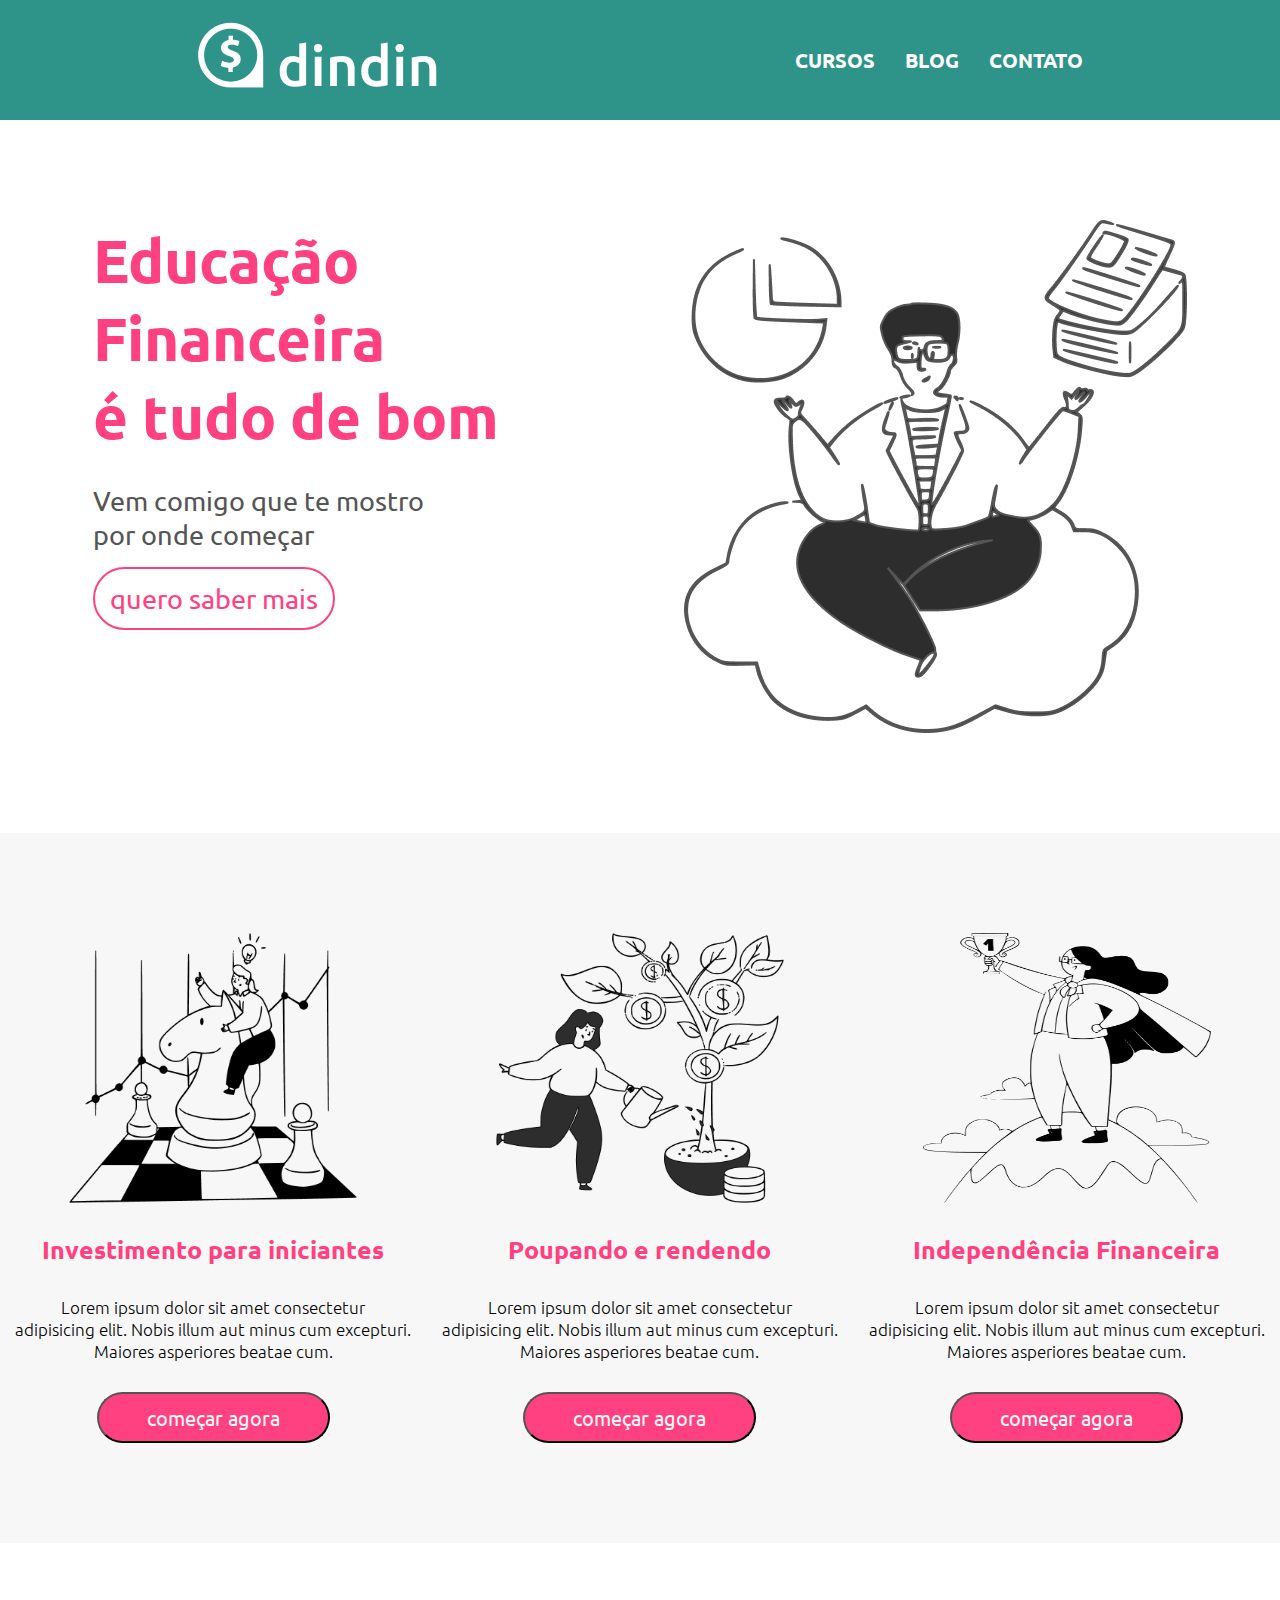
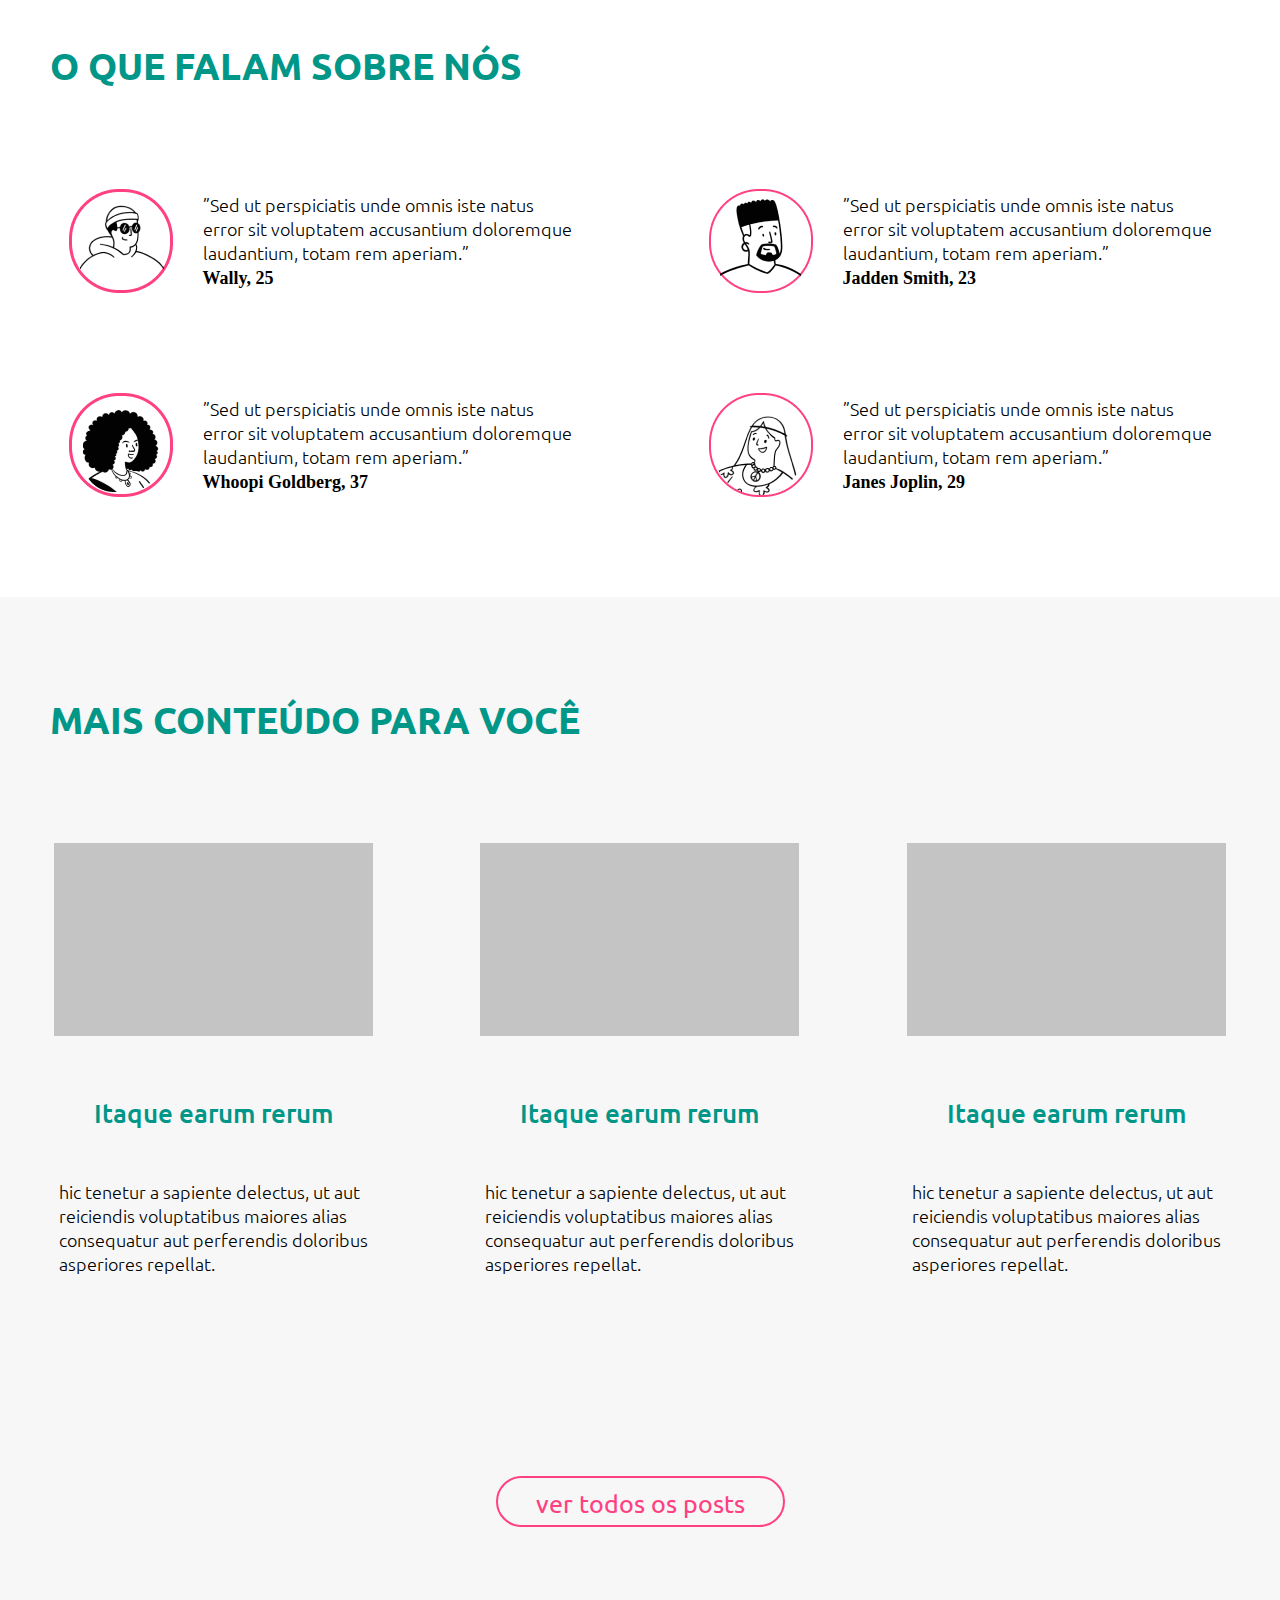
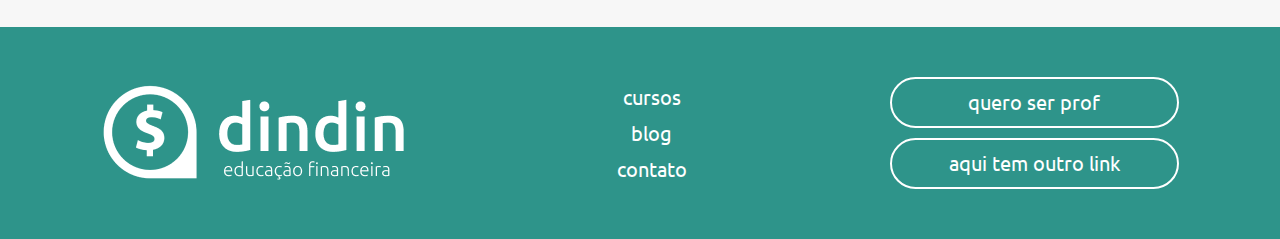
<file: index.html>
<!DOCTYPE html>
<html lang="pt-BR">
<head>
    <meta charset="UTF-8">
    <meta http-equiv="X-UA-Compatible" content="IE=edge">
    <meta name="viewport" content="width=device-width, initial-scale=1.0">
    <title>Home-dindin</title>
    <link rel="stylesheet" href="global.css">
</head>
<body>
    <header>
        <a href="index.html"><img src="images/logo-header.png" alt="Logo"></a>
        <div class="menu-header">
        <a href="cursos.html">CURSOS</a>
        <a href="blog.html">BLOG</a>
        <a href="contato.html">CONTATO</a>    
        </div>
    </header>
    <main>
        <section class="container1">
        <div class="container2">
            <h1>Educação</br>Financeira</br>é tudo de bom</h1>
            <p>Vem comigo que te mostro</br>por onde começar</p>
            <a href="#">quero saber mais</a>
            </div>
        <img src="images/ilustra-banner.png" alt="">        
        </section>
        <div class="container">
        <section class="container-opcoes wrapper">
            <div class="opcao1">
                <img src="images/ilustra-investimento.png" alt="imagem-investimento">
                <h2>Investimento para iniciantes</h2>
                <p>Lorem ipsum dolor sit amet consectetur</br>
                   adipisicing elit. Nobis illum aut minus cum excepturi.</br>
                   Maiores asperiores beatae cum.</br>
                </p>
                <a href="aula-investimento.html"><button>começar agora</button></a>
            </div>
            <div class="opcao1">
                <img src="images/ilustra-poupando.png" alt="imagem poupando">
                <h2>Poupando e rendendo</h2>
                <p>Lorem ipsum dolor sit amet consectetur</br>
                   adipisicing elit. Nobis illum aut minus cum excepturi.</br>
                   Maiores asperiores beatae cum.</br>
                </p>
                <button>começar agora</button>
            </div>
            <div class="opcao1">
                <img src="images/ilustra-independencia.png" alt="imagem independencia financeira">
                <h2>Independência Financeira</h2>
                <p>Lorem ipsum dolor sit amet consectetur</br>
                   adipisicing elit. Nobis illum aut minus cum excepturi.</br>
                   Maiores asperiores beatae cum.</br>
                </p>
                <button>começar agora</button>
            </div>
        </section>
        </div>
        <section class="depoimentos wrapper">
            <h2>O QUE FALAM SOBRE NÓS</h2>
            <div class="container-depoimento">
            <div class="depoimento">
                <img src="images/icon-wally.png" alt="wally">
                <p>”Sed ut perspiciatis unde omnis iste natus</br>
                    error sit voluptatem accusantium doloremque</br>
                    laudantium, totam rem aperiam.”</br>
                    <span>Wally, 25</span>
                </p>
            </div>
            <div class="depoimento">
                <img src="images/icon-jaden.png" alt="jaden">
                <p>”Sed ut perspiciatis unde omnis iste natus</br>
                    error sit voluptatem accusantium doloremque</br>
                    laudantium, totam rem aperiam.”</br>
                    <span>Jadden Smith, 23</span>
                </p>
            </div>
            <div class="depoimento">
                <img src="images/icon-whoopi.png" alt="whoopi">
                <p>”Sed ut perspiciatis unde omnis iste natus</br>
                    error sit voluptatem accusantium doloremque</br>
                    laudantium, totam rem aperiam.”</br>
                    <span>Whoopi Goldberg, 37</span>
                </p>
            </div>
            <div class="depoimento">
                <img src="images/icon-jane.png" alt="jane">
                <p>”Sed ut perspiciatis unde omnis iste natus</br>
                    error sit voluptatem accusantium doloremque</br>
                    laudantium, totam rem aperiam.”</br>
                    <span>Janes Joplin, 29</span>
                </p>
            </div>
            </div>
        </section>
        <section class="container">
            <div class="container3 wrapper">
            <h2 class="titulo">MAIS CONTEÚDO PARA VOCÊ</h2>   
            <div class="container-post">
                <div class="post">
                    <img src="images/blogpost.png" alt="blank">
                    <h2>Itaque earum rerum</h2>
                    <p> hic tenetur a sapiente delectus, ut aut</br>
                        reiciendis voluptatibus maiores alias</br>
                        consequatur aut perferendis doloribus</br>
                        asperiores repellat.</p>
                </div>
                <div class="post">
                    <img src="images/blogpost.png" alt="blank">
                    <h2>Itaque earum rerum</h2>
                    <p> hic tenetur a sapiente delectus, ut aut</br>
                        reiciendis voluptatibus maiores alias</br>
                        consequatur aut perferendis doloribus</br>
                        asperiores repellat.</p>
                </div>
                <div class="post">
                    <img src="images/blogpost.png" alt="blank">
                    <h2>Itaque earum rerum</h2>
                    <p> hic tenetur a sapiente delectus, ut aut</br>
                        reiciendis voluptatibus maiores alias</br>
                        consequatur aut perferendis doloribus</br>
                        asperiores repellat.</p>
                </div>
            </div>
            <div class="button-post">
                <a href="blog.html">ver todos os posts</a>
            </div>
            </div>
        </section>
    </main>
    <footer>
        <div class="menu-footer wrapper">
            <img src="images/logo-footer.png" alt="logo">
            <div class="menu-footer1">
            <a href="cursos.html">cursos</a>
            <a href="blog.html">blog</a>
            <a href="contato.html">contato</a>
            </div>
            <div class="menu-footer2">
            <a href="">quero ser prof</a>
            <a href="">aqui tem outro link</a>    
            </div>    
        </div>
    </footer>    
</body>
</html>
</file>
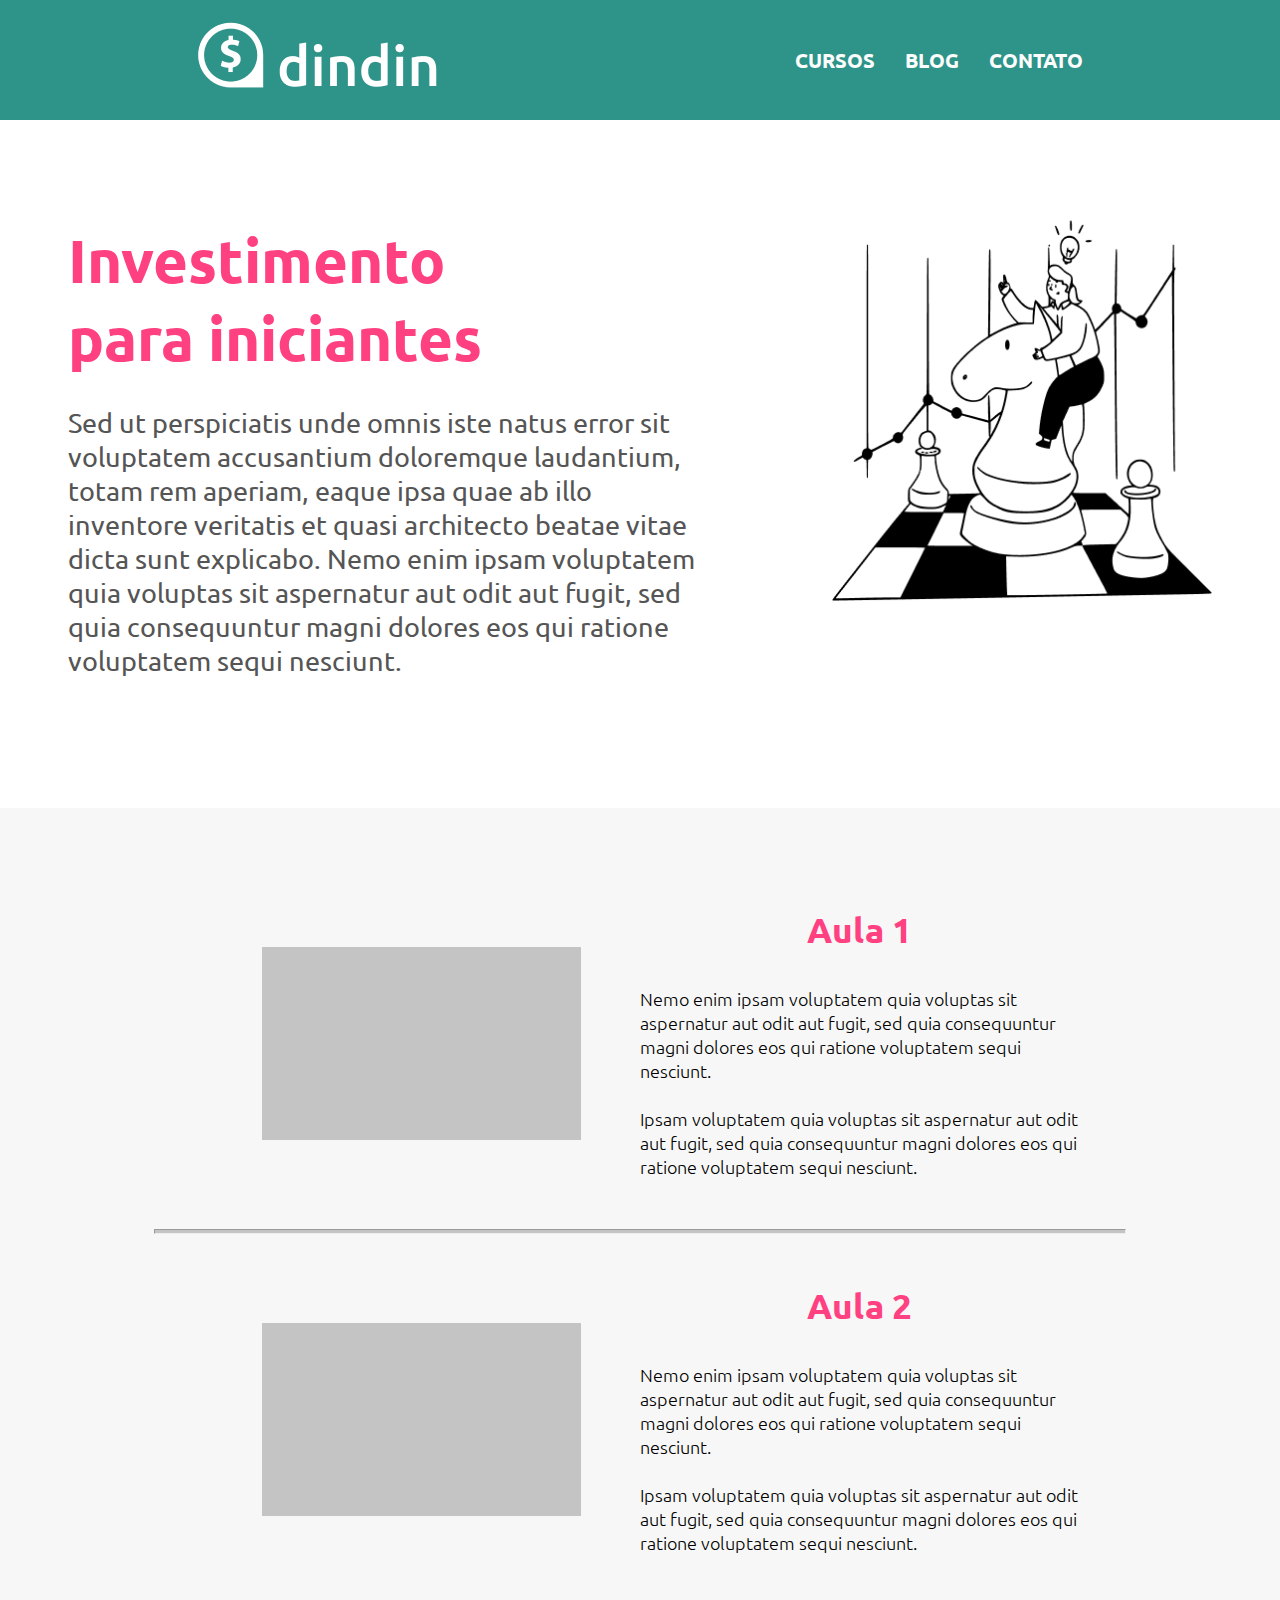
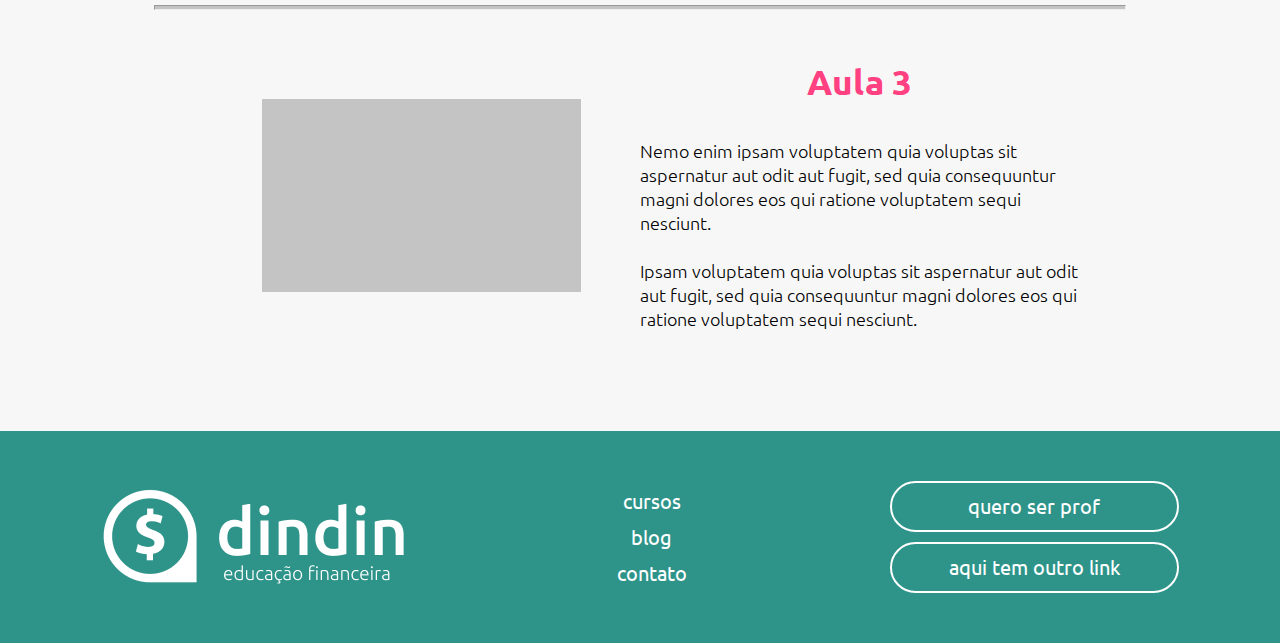
<file: aula-investimento.html>
<!DOCTYPE html>
<html lang="pt-BR">
<head>
    <meta charset="UTF-8">
    <meta http-equiv="X-UA-Compatible" content="IE=edge">
    <meta name="viewport" content="width=device-width, initial-scale=1.0">
    <title>Aula-investimento-dindin</title>
    <link rel="stylesheet" href="global.css">
    
</head>
<body>
    <header>
        <a href="index.html"><img src="images/logo-header.png" alt="logo"></a>
        <div class="menu-header">
        <a href="cursos.html">CURSOS</a>
        <a href="blog.html">BLOG</a>
        <a href="contato.html">CONTATO</a>    
        </div>
    </header>
    <main>
        <section class="container1">
        <div class="container2">
        <h1>Investimento</br>para iniciantes</h1>
        <p class="descricao">Sed ut perspiciatis unde omnis iste natus error sit</br>
           voluptatem accusantium doloremque laudantium,</br>
           totam rem aperiam, eaque ipsa quae ab illo</br>
           inventore veritatis et quasi architecto beatae vitae</br>
           dicta sunt explicabo. Nemo enim ipsam voluptatem</br>
           quia voluptas sit aspernatur aut odit aut fugit, sed</br>
           quia consequuntur magni dolores eos qui ratione</br>
           voluptatem sequi nesciunt. </p>
        </div>
        <img class="imagem-investimento" src="images/ilustra-investimento.png" alt="Investindo">        
        </section>
        <section class="container">
        <div class="video wrapper">
        <div class="video-aula">
        <img src="images/blogpost.png" alt="">
        <div class="descricao-curso">
        <h2>Aula 1</h2>
        <p>Nemo enim ipsam voluptatem quia voluptas sit</br>
           aspernatur aut odit aut fugit, sed quia consequuntur</br>
           magni dolores eos qui ratione voluptatem sequi</br>
           nesciunt.</br> 
           </br>
           Ipsam voluptatem quia voluptas sit aspernatur aut odit</br>
           aut fugit, sed quia consequuntur magni dolores eos qui</br>
           ratione voluptatem sequi nesciunt.</p>
        </div>
        </div>
        <hr>
        <div class="video-aula">
            <img src="images/blogpost.png" alt="">
            <div class="descricao-curso">
            <h2>Aula 2</h2>
            <p>Nemo enim ipsam voluptatem quia voluptas sit</br>
               aspernatur aut odit aut fugit, sed quia consequuntur</br>
               magni dolores eos qui ratione voluptatem sequi</br>
               nesciunt.</br> 
               </br>
               Ipsam voluptatem quia voluptas sit aspernatur aut odit</br>
               aut fugit, sed quia consequuntur magni dolores eos qui</br>
               ratione voluptatem sequi nesciunt.</p>
            </div>
            </div>
            <hr>
            <div class="video-aula">
                <img src="images/blogpost.png" alt="">
                <div class="descricao-curso">
                <h2>Aula 3</h2>
                <p>Nemo enim ipsam voluptatem quia voluptas sit</br>
                   aspernatur aut odit aut fugit, sed quia consequuntur</br>
                   magni dolores eos qui ratione voluptatem sequi</br>
                   nesciunt.</br> 
                   </br>
                   Ipsam voluptatem quia voluptas sit aspernatur aut odit</br>
                   aut fugit, sed quia consequuntur magni dolores eos qui</br>
                   ratione voluptatem sequi nesciunt.</p>
                </div>
                </div>
        </div>
        </section>
    </main>
    <footer>
        <div class="menu-footer wrapper">
            <img src="images/logo-footer.png" alt="logo">
            <div class="menu-footer1">
            <a href="cursos.html">cursos</a>
            <a href="blog.html">blog</a>
            <a href="contato.html">contato</a>
            </div>
            <div class="menu-footer2">
            <a href="">quero ser prof</a>
            <a href="">aqui tem outro link</a>    
            </div>    
        </div>
    </footer>    
</body>
</html>
</file>
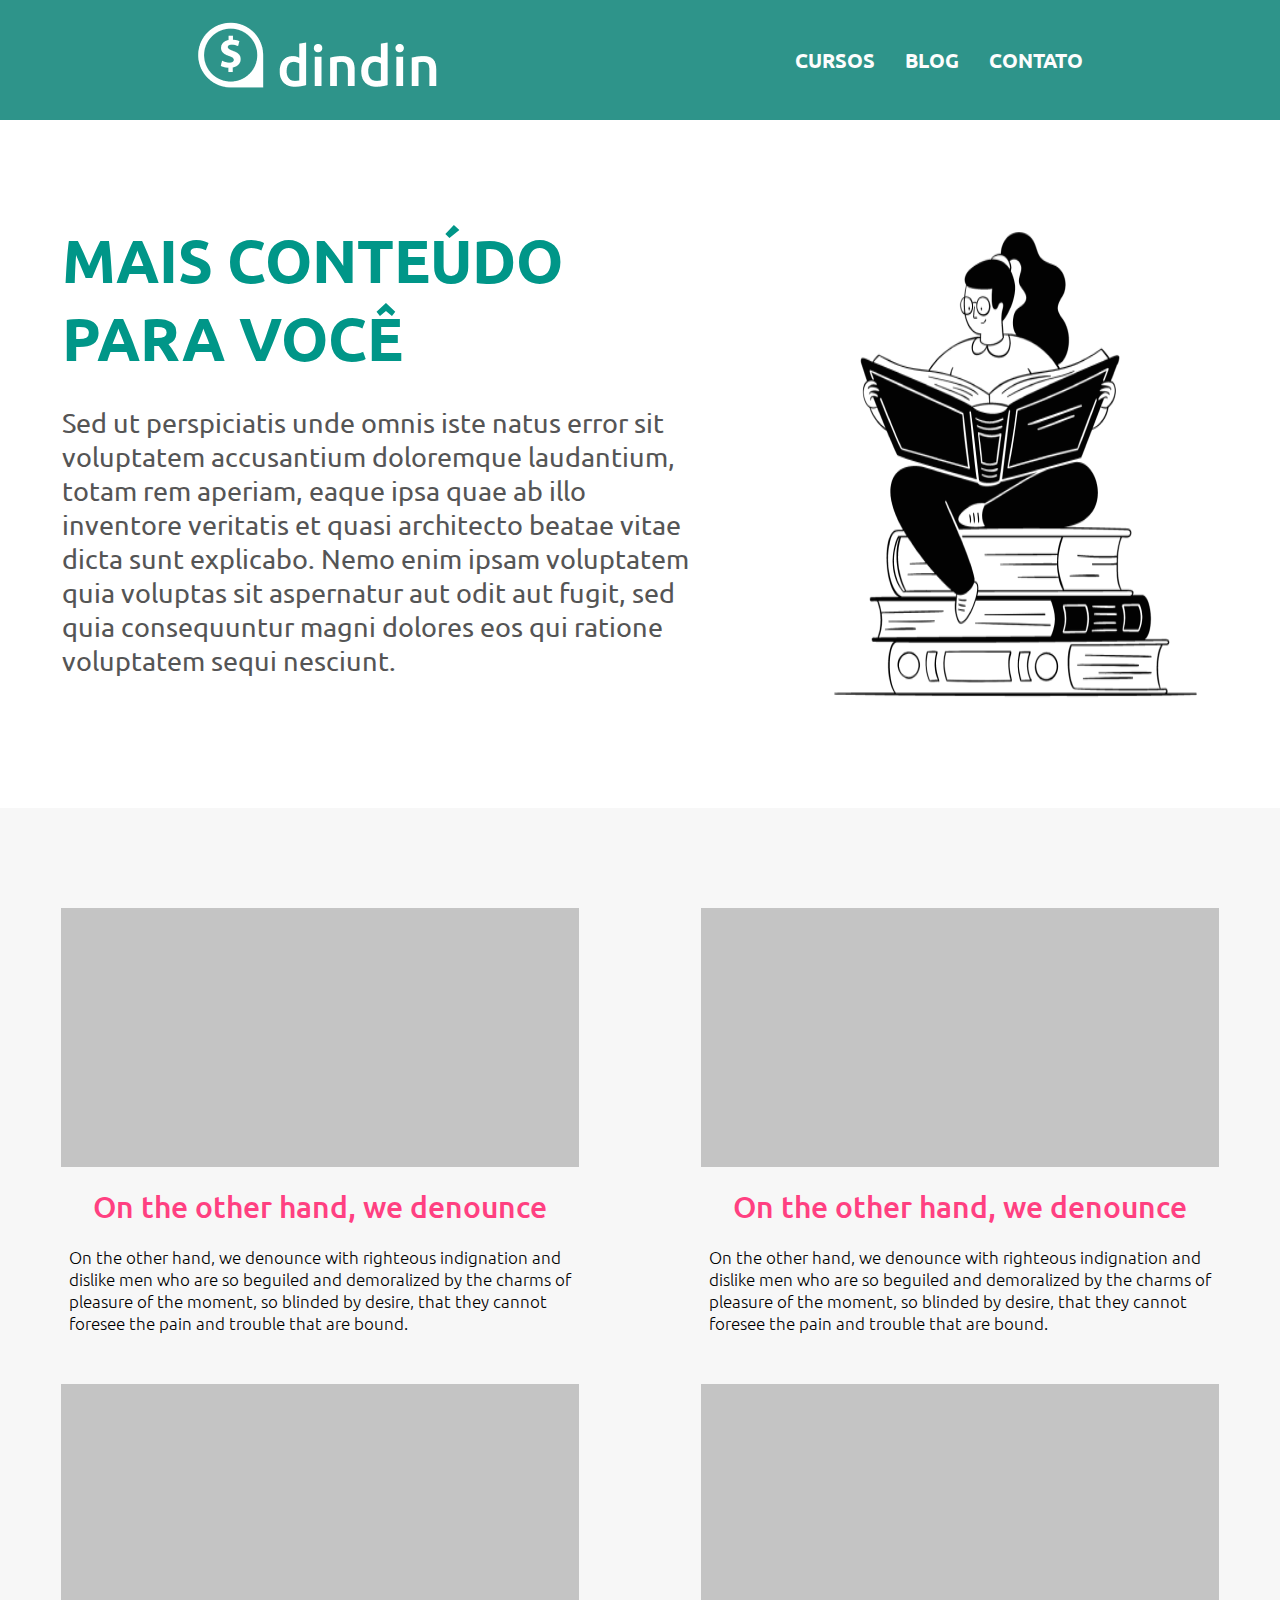
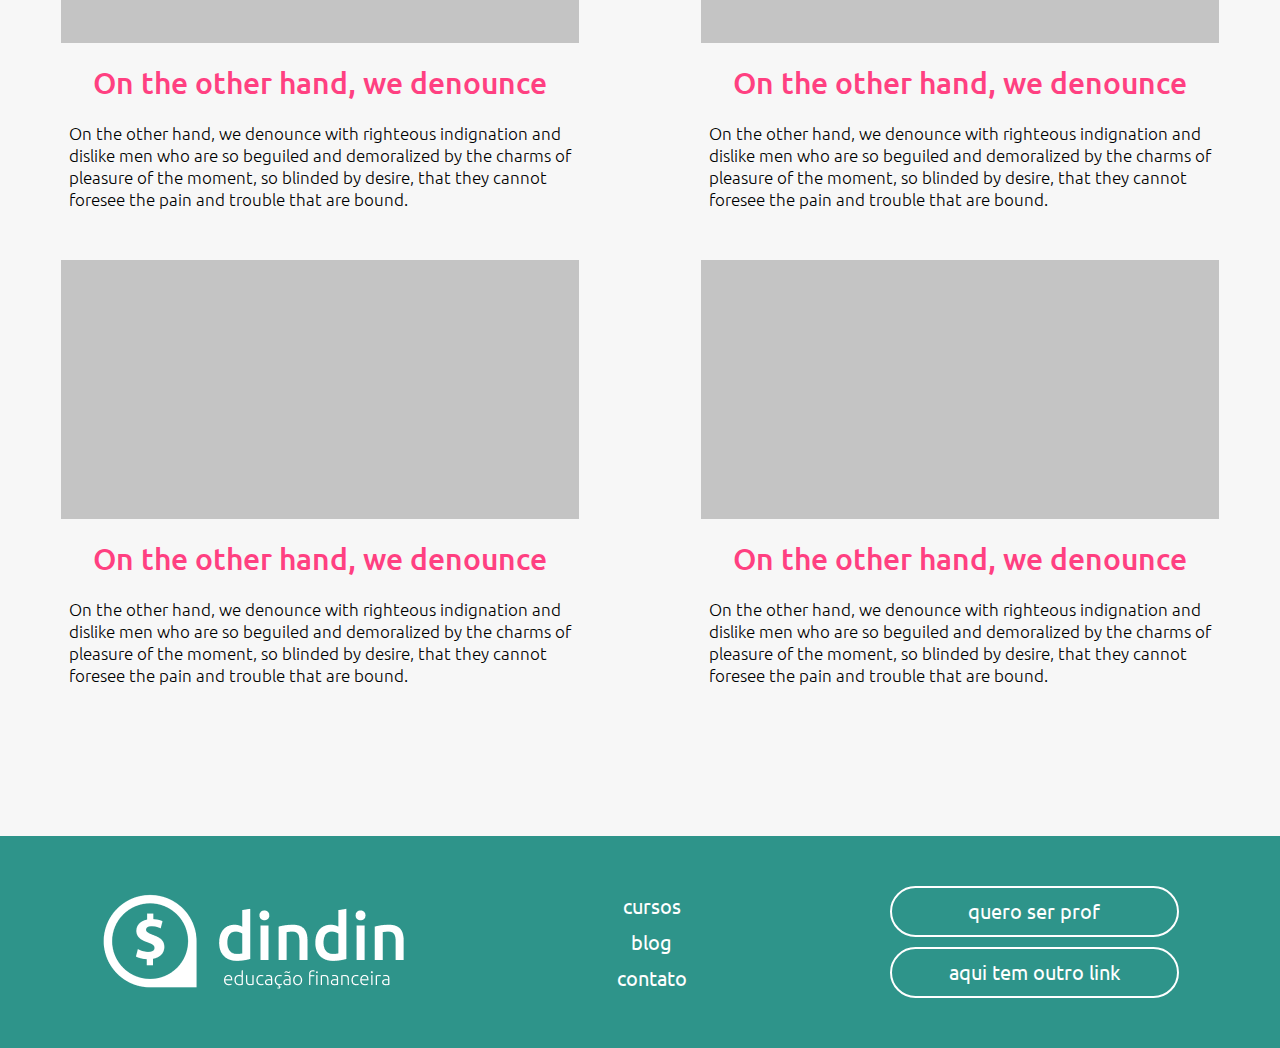
<file: blog.html>
<!DOCTYPE html>
<html lang="pt-BR">
<head>
    <meta charset="UTF-8">
    <meta http-equiv="X-UA-Compatible" content="IE=edge">
    <meta name="viewport" content="width=device-width, initial-scale=1.0">
    <title>Blog-dindin</title>
    <link rel="stylesheet" href="global.css">
    
</head>
<body>
    <header>
        <a href="index.html"><img src="images/logo-header.png" alt="Logo"></a>
        <div class="menu-header">
        <a href="cursos.html">CURSOS</a>
        <a href="">BLOG</a>
        <a href="contato.html">CONTATO</a>    
        </div>
    </header>
    <main>
        <section class="container1">
        <div class="container2">
        <h1 id="titulo-blog">MAIS CONTEÚDO</br>PARA VOCÊ</h1>
        <p class="descricao">Sed ut perspiciatis unde omnis iste natus error sit</br>
           voluptatem accusantium doloremque laudantium,</br>
           totam rem aperiam, eaque ipsa quae ab illo</br>
           inventore veritatis et quasi architecto beatae vitae</br>
           dicta sunt explicabo. Nemo enim ipsam voluptatem</br>
           quia voluptas sit aspernatur aut odit aut fugit, sed</br>
           quia consequuntur magni dolores eos qui ratione</br>
           voluptatem sequi nesciunt. </p>
        </div>
        <img src="images/ilustra-blog.png" alt="">        
        </section>
        <section class="container">
        <div class="container-blog wrapper">
        <div class="blog-post">
        <img src="images/blogpost.png" alt="blank">
        <a href="blog-post.html"><h2>On the other hand, we denounce</h2></a>
        <p>On the other hand, we denounce with righteous indignation and</br>
           dislike men who are so beguiled and demoralized by the charms of</br>
           pleasure of the moment, so blinded by desire, that they cannot</br>
           foresee the pain and trouble that are bound.</p>
        </div>
        <div class="blog-post">
            <img src="images/blogpost.png" alt="blank">
            <a href="blog-post.html"><h2>On the other hand, we denounce</h2></a>
            <p>On the other hand, we denounce with righteous indignation and</br>
               dislike men who are so beguiled and demoralized by the charms of</br>
               pleasure of the moment, so blinded by desire, that they cannot</br>
               foresee the pain and trouble that are bound.</p>
            </div>
            <div class="blog-post">
                <img src="images/blogpost.png" alt="blank">
                <a href="blog-post.html"><h2>On the other hand, we denounce</h2></a>
                <p>On the other hand, we denounce with righteous indignation and</br>
                   dislike men who are so beguiled and demoralized by the charms of</br>
                   pleasure of the moment, so blinded by desire, that they cannot</br>
                   foresee the pain and trouble that are bound.</p>
                </div>
                <div class="blog-post">
                    <img src="images/blogpost.png" alt="blank">
                    <a href="blog-post.html"><h2>On the other hand, we denounce</h2></a>
                    <p>On the other hand, we denounce with righteous indignation and</br>
                       dislike men who are so beguiled and demoralized by the charms of</br>
                       pleasure of the moment, so blinded by desire, that they cannot</br>
                       foresee the pain and trouble that are bound.</p>
                    </div>
                    <div class="blog-post">
                        <img src="images/blogpost.png" alt="blank">
                        <a href="blog-post.html"><h2>On the other hand, we denounce</h2></a>
                        <p>On the other hand, we denounce with righteous indignation and</br>
                           dislike men who are so beguiled and demoralized by the charms of</br>
                           pleasure of the moment, so blinded by desire, that they cannot</br>
                           foresee the pain and trouble that are bound.</p>
                        </div>
                        <div class="blog-post">
                            <img src="images/blogpost.png" alt="blank">
                            <a href="blog-post.html"><h2>On the other hand, we denounce</h2></a>
                            <p>On the other hand, we denounce with righteous indignation and</br>
                               dislike men who are so beguiled and demoralized by the charms of</br>
                               pleasure of the moment, so blinded by desire, that they cannot</br>
                               foresee the pain and trouble that are bound.</p>
                            </div>
        </div>
        </section>
    </main>
    <footer>
        <div class="menu-footer wrapper">
            <img src="images/logo-footer.png" alt="logo">
            <div class="menu-footer1">
            <a href="cursos.html">cursos</a>
            <a href="#">blog</a>
            <a href="contato.html">contato</a>
            </div>
            <div class="menu-footer2">
            <a href="">quero ser prof</a>
            <a href="">aqui tem outro link</a>    
            </div>    
        </div>
    </footer>    
</body>
</html>
</file>
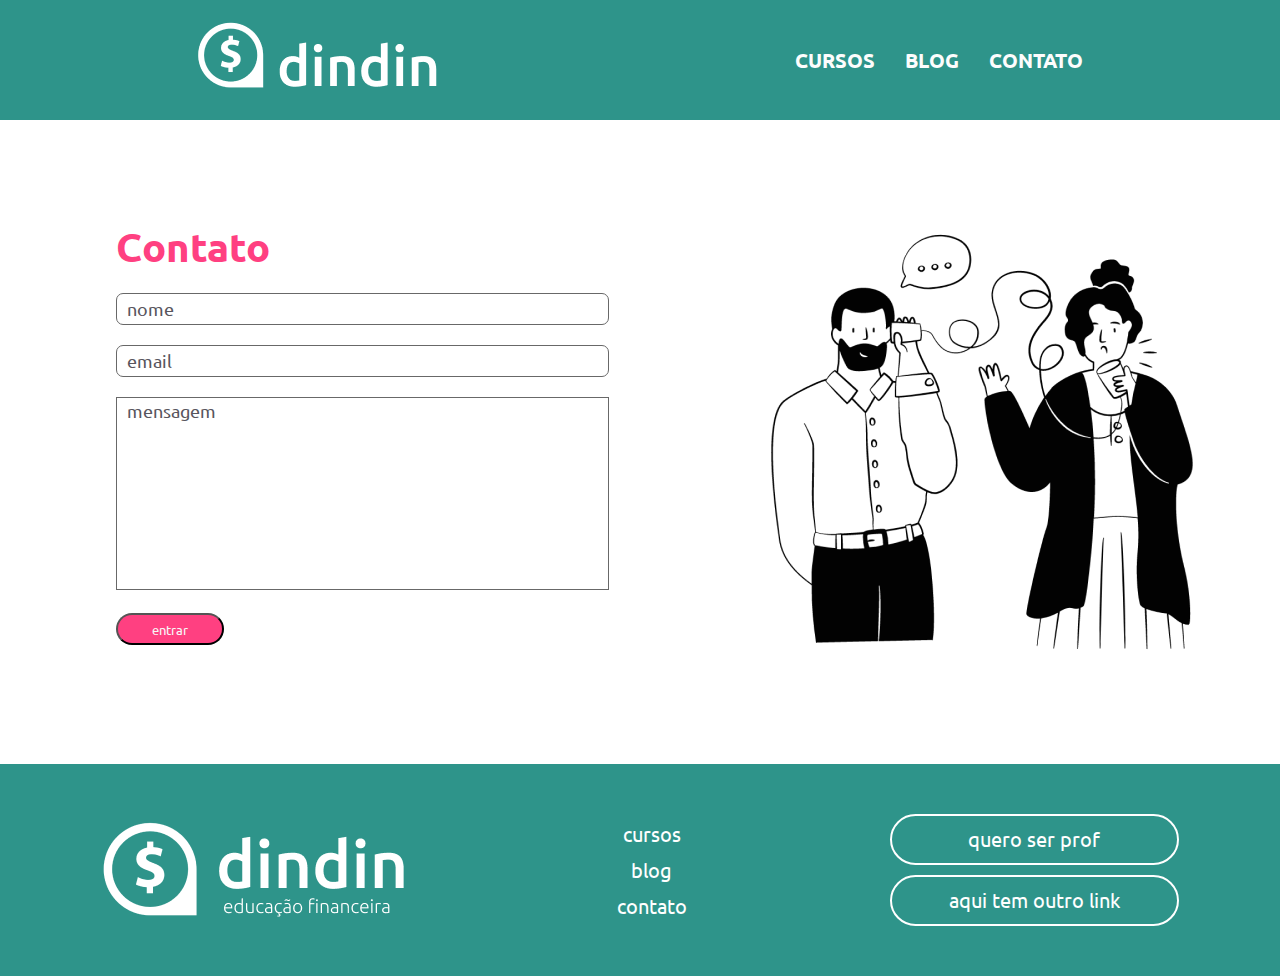
<file: contato.html>
<!DOCTYPE html>
<html lang="pt-BR">
<head>
    <meta charset="UTF-8">
    <meta http-equiv="X-UA-Compatible" content="IE=edge">
    <meta name="viewport" content="width=device-width, initial-scale=1.0">
    <title>Contato-dindin</title>
    <link rel="stylesheet" href="global.css">
    
</head>
<body>
    <header>
        <a href="index.html"><img src="images/logo-header.png" alt="logo"></a>
        <div class="menu-header">
        <a href="cursos.html">CURSOS</a>
        <a href="blog.html">BLOG</a>
        <a href="">CONTATO</a>    
        </div>
    </header>
    <main>
        <div class="wrapper">
        <div class="container-contato">
        <form action="mailto:lfelipecmendes@icloud.com?Subject:user_name&body=user_message" method="post">
            <ul>
            <li>
            <h1>Contato</h1>   
            </li>
            </br>
             <li>
             <input placeholder="  nome" type="text" id="name" name="user_name">
             </li>
            </br>
             <li>
             <input placeholder="  email" type="email" id="mail" name="user_email">
             </li>
            </br>
             <li>
             <textarea placeholder="  mensagem" id="msg" name="user_message"></textarea>
             </li>
            </br>
             <li class="button">
                <button type="submit">entrar</button>
              </li>
            </ul>
           </form>
           <img src="images/ilustra-contato.png" alt="">    
        </div>
        </div>
    </main>
    <footer>
        <div class="menu-footer wrapper">
            <img src="images/logo-footer.png" alt="logo">
            <div class="menu-footer1">
            <a href="cursos.html">cursos</a>
            <a href="blog.html">blog</a>
            <a href="#">contato</a>
            </div>
            <div class="menu-footer2">
            <a href="">quero ser prof</a>
            <a href="">aqui tem outro link</a>    
            </div>    
        </div>
    </footer>    
</body>
</html>
</file>
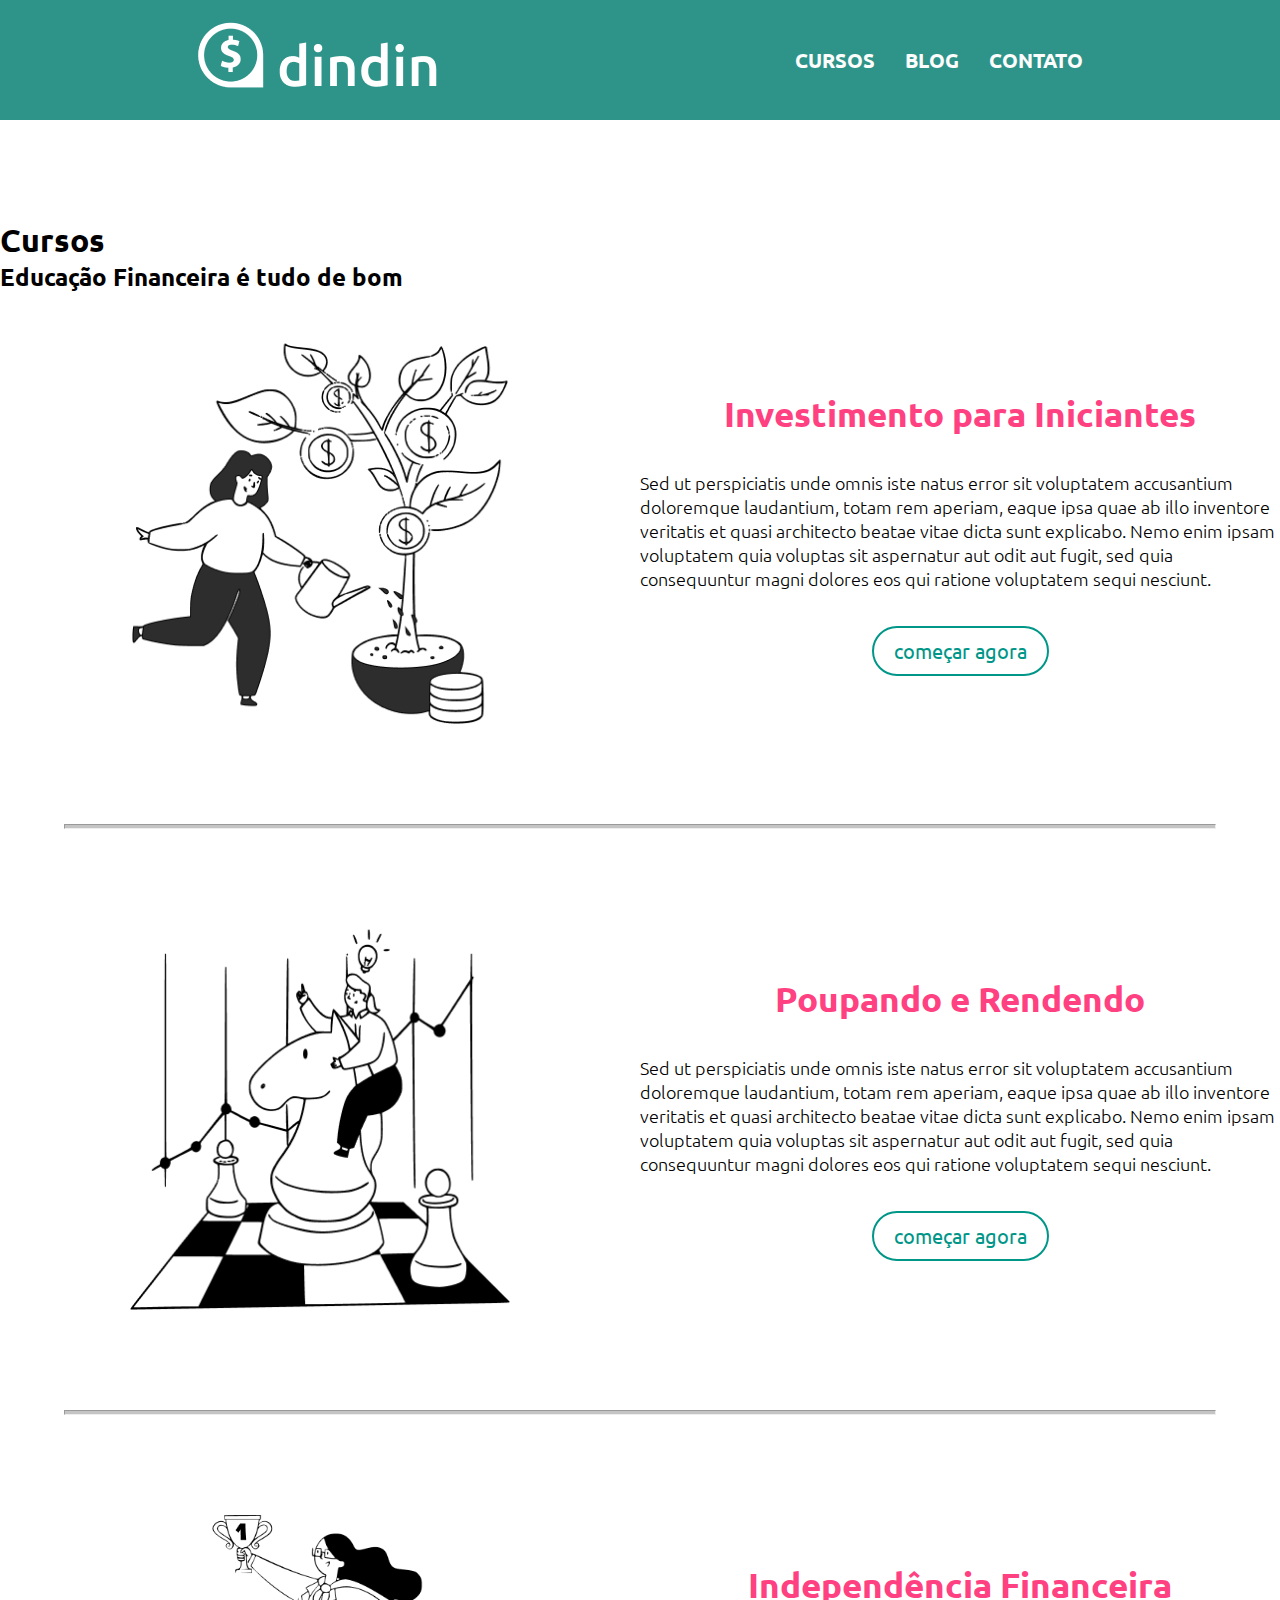
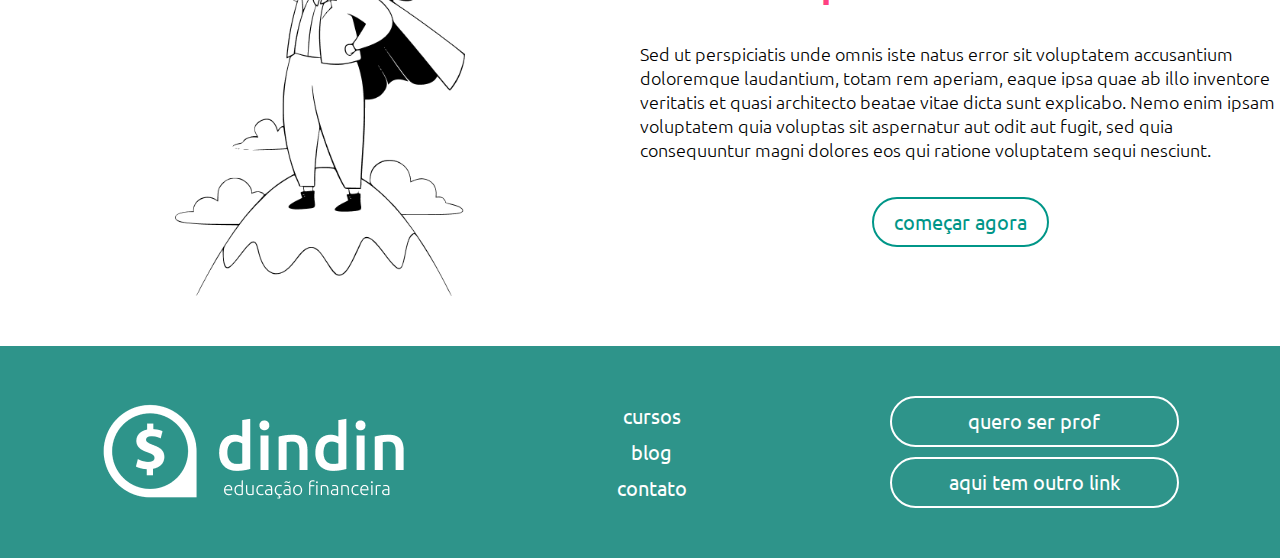
<file: cursos.html>
<!DOCTYPE html>
<html lang="en">
<head>
    <meta charset="UTF-8">
    <meta http-equiv="X-UA-Compatible" content="IE=edge">
    <meta name="viewport" content="width=device-width, initial-scale=1.0">
    <title>Cursos-dindin</title>
    <link rel="stylesheet" href="global.css">
   
</head>
<body>
    <header>
        <a href="index.html"><img src="images/logo-header.png" alt="logo"></a>
        <div class="menu-header">
        <a href="">CURSOS</a>
        <a href="blog.html">BLOG</a>
        <a href="contato.html">CONTATO</a>    
        </div>
    </header>
    <main>
       <div class="titulo-cursos wrapper">
           <h1>Cursos</h1>
           <h2>Educação Financeira é tudo de bom</h2>
       </div>
       <div class="cursos wrapper">
       <div class="video-aula">
       <img src="images/ilustra-poupando.png" alt="">
       <div class="descricao-curso">
       <h2>Investimento para Iniciantes</h2>
       <p>Sed ut perspiciatis unde omnis iste natus error sit voluptatem accusantium
          doloremque laudantium, totam rem aperiam, eaque ipsa quae ab illo inventore
          veritatis et quasi architecto beatae vitae dicta sunt explicabo. Nemo enim
          ipsam voluptatem quia voluptas sit aspernatur aut odit aut fugit, sed quia consequuntur magni
          dolores eos qui ratione voluptatem sequi nesciunt. </p>
       <a href="aula-investimento.html">começar agora</a>
       </div>
       </div>
       <hr>
       <div class="video-aula">
       <img src="images/ilustra-investimento.png" alt="">
       <div class="descricao-curso">
       <h2>Poupando e Rendendo</h2>
       <p>Sed ut perspiciatis unde omnis iste natus error sit voluptatem accusantium
           doloremque laudantium, totam rem aperiam, eaque ipsa quae ab illo inventore
           veritatis et quasi architecto beatae vitae dicta sunt explicabo. Nemo enim
           ipsam voluptatem quia voluptas sit aspernatur aut odit aut fugit, sed quia consequuntur magni
           dolores eos qui ratione voluptatem sequi nesciunt. </p>
       <a href="contato.html">começar agora</a>
       </div>
       </div>
       <hr>
       <div class="video-aula">
       <img src="images/ilustra-independencia.png" alt="">
       <div class="descricao-curso">
       <h2>Independência Financeira</h2>
       <p>Sed ut perspiciatis unde omnis iste natus error sit voluptatem accusantium
          doloremque laudantium, totam rem aperiam, eaque ipsa quae ab illo inventore
          veritatis et quasi architecto beatae vitae dicta sunt explicabo. Nemo enim
          ipsam voluptatem quia voluptas sit aspernatur aut odit aut fugit, sed quia consequuntur magni
          dolores eos qui ratione voluptatem sequi nesciunt. </p>
        <a href="contato.html">começar agora</a>
       </div>
       </div>   
       </div>
    </main>
    <footer>
        <div class="menu-footer wrapper">
            <img src="images/logo-footer.png" alt="logo">
            <div class="menu-footer1">
            <a href="#">cursos</a>
            <a href="blog.html">blog</a>
            <a href="contato.html">contato</a>
            </div>
            <div class="menu-footer2">
            <a href="">quero ser prof</a>
            <a href="">aqui tem outro link</a>    
            </div>    
        </div>
    </footer>    
</body>
</html>
</file>
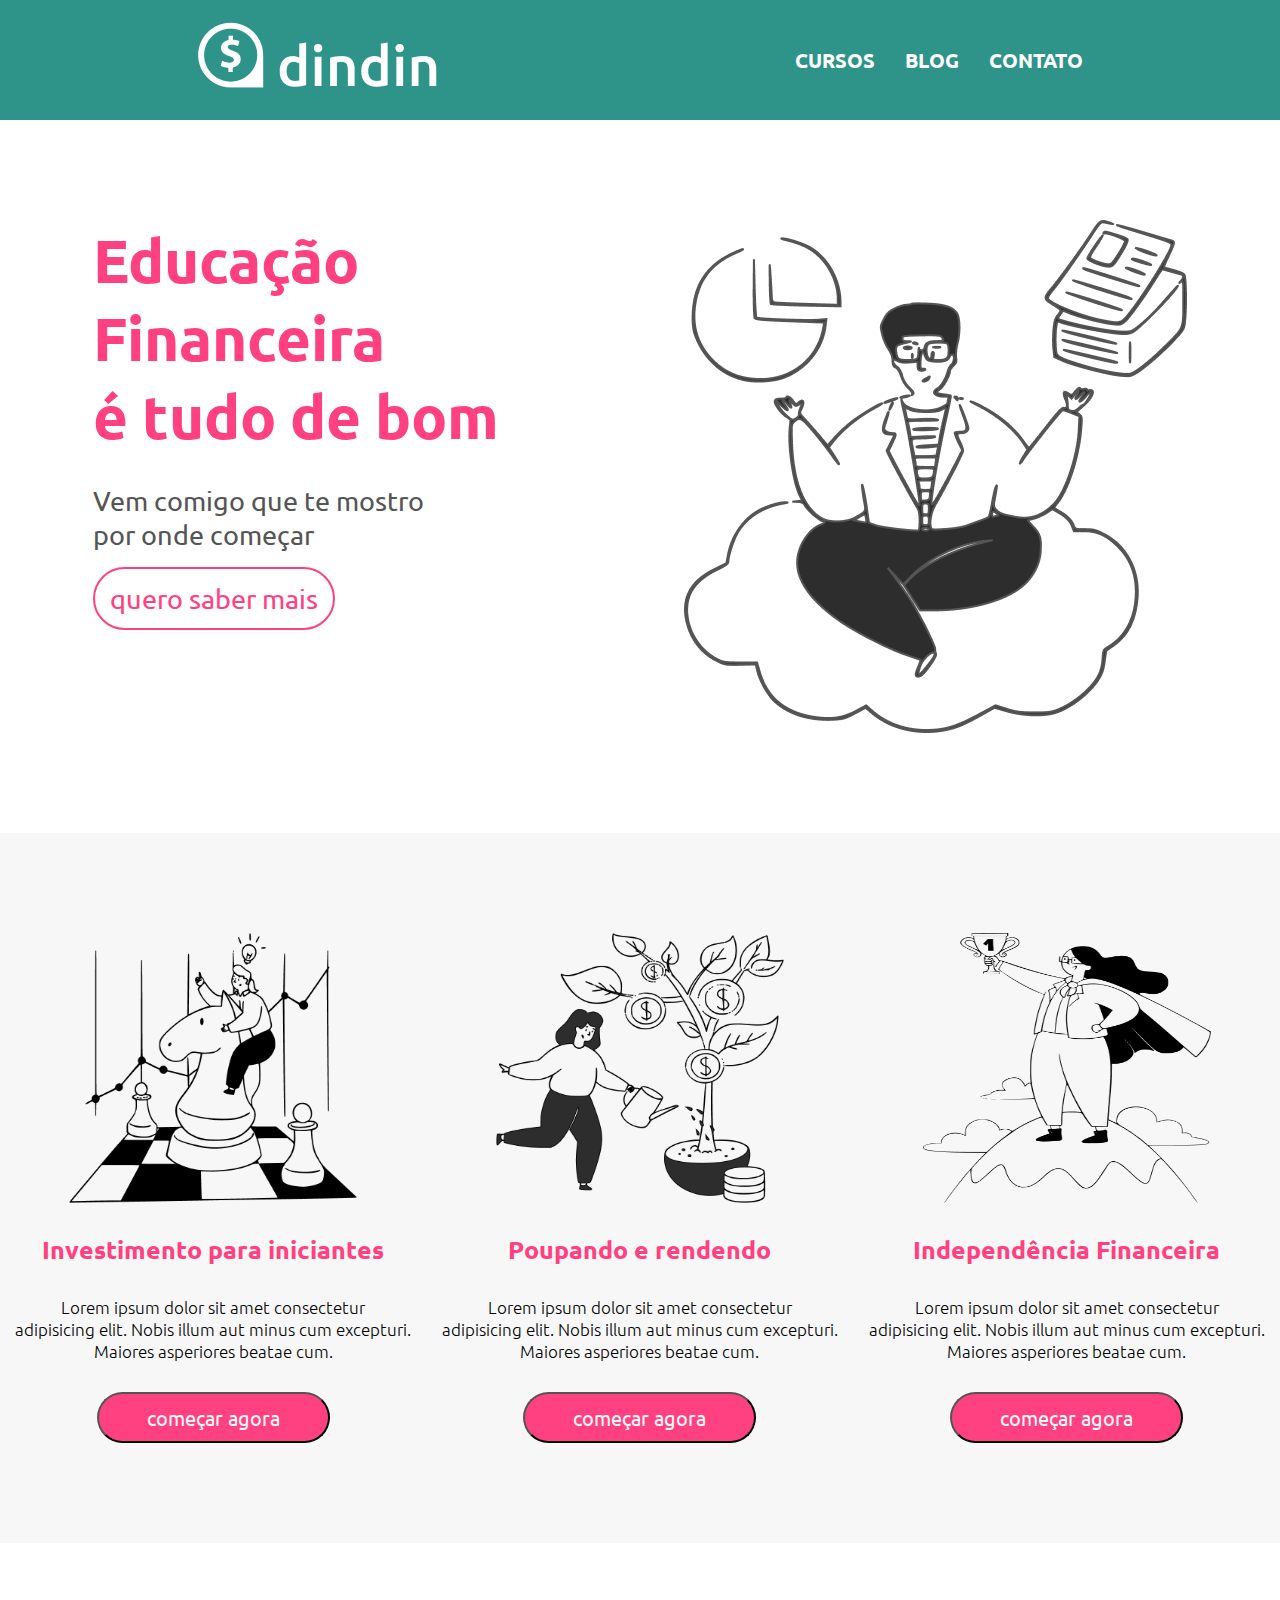
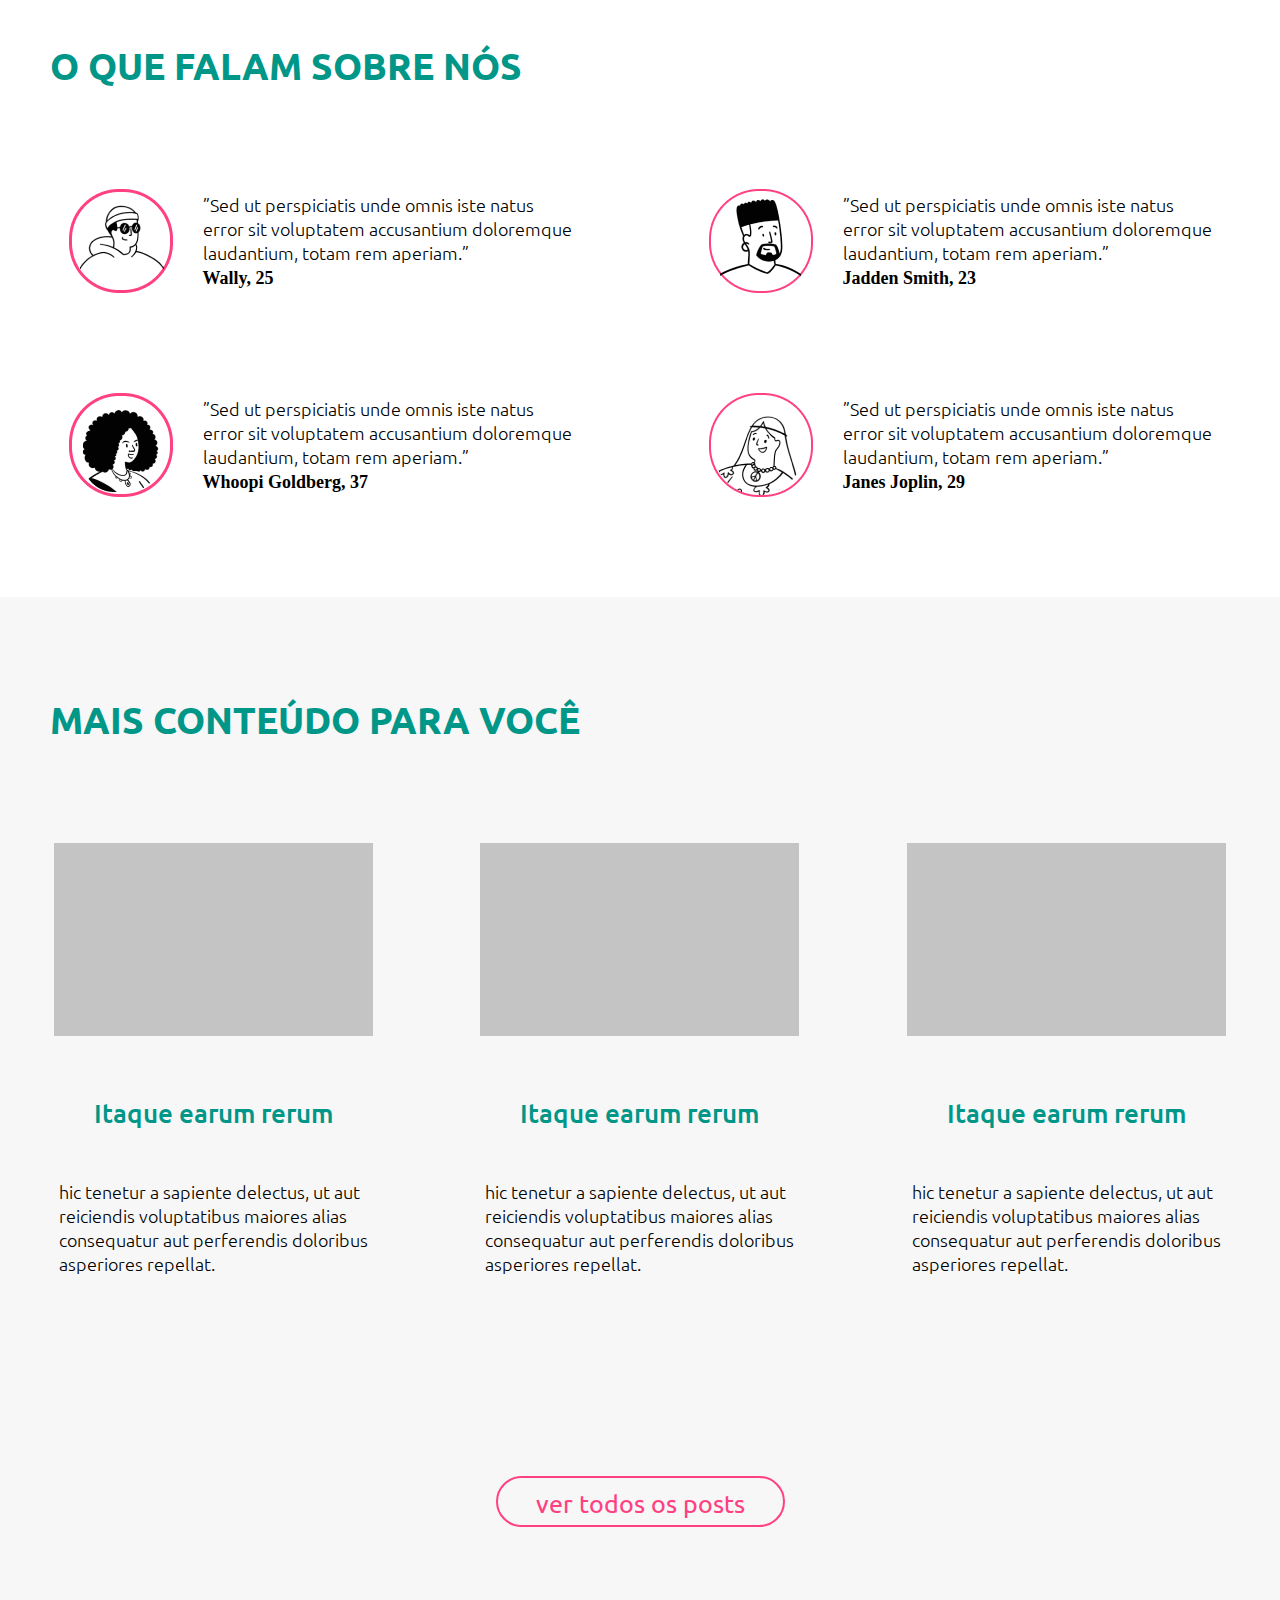
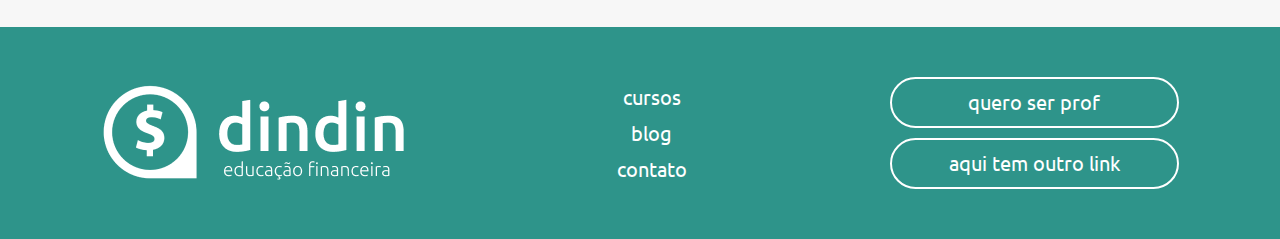
<file: home.html>
<!DOCTYPE html>
<html lang="pt-BR">
<head>
    <meta charset="UTF-8">
    <meta http-equiv="X-UA-Compatible" content="IE=edge">
    <meta name="viewport" content="width=device-width, initial-scale=1.0">
    <title>Home-dindin</title>
    <link rel="stylesheet" href="global.css">
</head>
<body>
    <header>
        <a href="home.html"><img src="images/logo-header.png" alt="Logo"></a>
        <div class="menu-header">
        <a href="cursos.html">CURSOS</a>
        <a href="blog.html">BLOG</a>
        <a href="contato.html">CONTATO</a>    
        </div>
    </header>
    <main>
        <section class="container1">
        <div class="container2">
            <h1>Educação</br>Financeira</br>é tudo de bom</h1>
            <p>Vem comigo que te mostro</br>por onde começar</p>
            <a href="#">quero saber mais</a>
            </div>
        <img src="images/ilustra-banner.png" alt="">        
        </section>
        <div class="container">
        <section class="container-opcoes wrapper">
            <div class="opcao1">
                <img src="images/ilustra-investimento.png" alt="imagem-investimento">
                <h2>Investimento para iniciantes</h2>
                <p>Lorem ipsum dolor sit amet consectetur</br>
                   adipisicing elit. Nobis illum aut minus cum excepturi.</br>
                   Maiores asperiores beatae cum.</br>
                </p>
                <a href="aula-investimento.html"><button>começar agora</button></a>
            </div>
            <div class="opcao1">
                <img src="images/ilustra-poupando.png" alt="imagem poupando">
                <h2>Poupando e rendendo</h2>
                <p>Lorem ipsum dolor sit amet consectetur</br>
                   adipisicing elit. Nobis illum aut minus cum excepturi.</br>
                   Maiores asperiores beatae cum.</br>
                </p>
                <button>começar agora</button>
            </div>
            <div class="opcao1">
                <img src="images/ilustra-independencia.png" alt="imagem independencia financeira">
                <h2>Independência Financeira</h2>
                <p>Lorem ipsum dolor sit amet consectetur</br>
                   adipisicing elit. Nobis illum aut minus cum excepturi.</br>
                   Maiores asperiores beatae cum.</br>
                </p>
                <button>começar agora</button>
            </div>
        </section>
        </div>
        <section class="depoimentos wrapper">
            <h2>O QUE FALAM SOBRE NÓS</h2>
            <div class="container-depoimento">
            <div class="depoimento">
                <img src="images/icon-wally.png" alt="wally">
                <p>”Sed ut perspiciatis unde omnis iste natus</br>
                    error sit voluptatem accusantium doloremque</br>
                    laudantium, totam rem aperiam.”</br>
                    <span>Wally, 25</span>
                </p>
            </div>
            <div class="depoimento">
                <img src="images/icon-jaden.png" alt="jaden">
                <p>”Sed ut perspiciatis unde omnis iste natus</br>
                    error sit voluptatem accusantium doloremque</br>
                    laudantium, totam rem aperiam.”</br>
                    <span>Jadden Smith, 23</span>
                </p>
            </div>
            <div class="depoimento">
                <img src="images/icon-whoopi.png" alt="whoopi">
                <p>”Sed ut perspiciatis unde omnis iste natus</br>
                    error sit voluptatem accusantium doloremque</br>
                    laudantium, totam rem aperiam.”</br>
                    <span>Whoopi Goldberg, 37</span>
                </p>
            </div>
            <div class="depoimento">
                <img src="images/icon-jane.png" alt="jane">
                <p>”Sed ut perspiciatis unde omnis iste natus</br>
                    error sit voluptatem accusantium doloremque</br>
                    laudantium, totam rem aperiam.”</br>
                    <span>Janes Joplin, 29</span>
                </p>
            </div>
            </div>
        </section>
        <section class="container">
            <div class="container3 wrapper">
            <h2 class="titulo">MAIS CONTEÚDO PARA VOCÊ</h2>   
            <div class="container-post">
                <div class="post">
                    <img src="images/blogpost.png" alt="blank">
                    <h2>Itaque earum rerum</h2>
                    <p> hic tenetur a sapiente delectus, ut aut</br>
                        reiciendis voluptatibus maiores alias</br>
                        consequatur aut perferendis doloribus</br>
                        asperiores repellat.</p>
                </div>
                <div class="post">
                    <img src="images/blogpost.png" alt="blank">
                    <h2>Itaque earum rerum</h2>
                    <p> hic tenetur a sapiente delectus, ut aut</br>
                        reiciendis voluptatibus maiores alias</br>
                        consequatur aut perferendis doloribus</br>
                        asperiores repellat.</p>
                </div>
                <div class="post">
                    <img src="images/blogpost.png" alt="blank">
                    <h2>Itaque earum rerum</h2>
                    <p> hic tenetur a sapiente delectus, ut aut</br>
                        reiciendis voluptatibus maiores alias</br>
                        consequatur aut perferendis doloribus</br>
                        asperiores repellat.</p>
                </div>
            </div>
            <div class="button-post">
                <a href="blog.html">ver todos os posts</a>
            </div>
            </div>
        </section>
    </main>
    <footer>
        <div class="menu-footer wrapper">
            <img src="images/logo-footer.png" alt="logo">
            <div class="menu-footer1">
            <a href="cursos.html">cursos</a>
            <a href="blog.html">blog</a>
            <a href="contato.html">contato</a>
            </div>
            <div class="menu-footer2">
            <a href="">quero ser prof</a>
            <a href="">aqui tem outro link</a>    
            </div>    
        </div>
    </footer>    
</body>
</html>
</file>
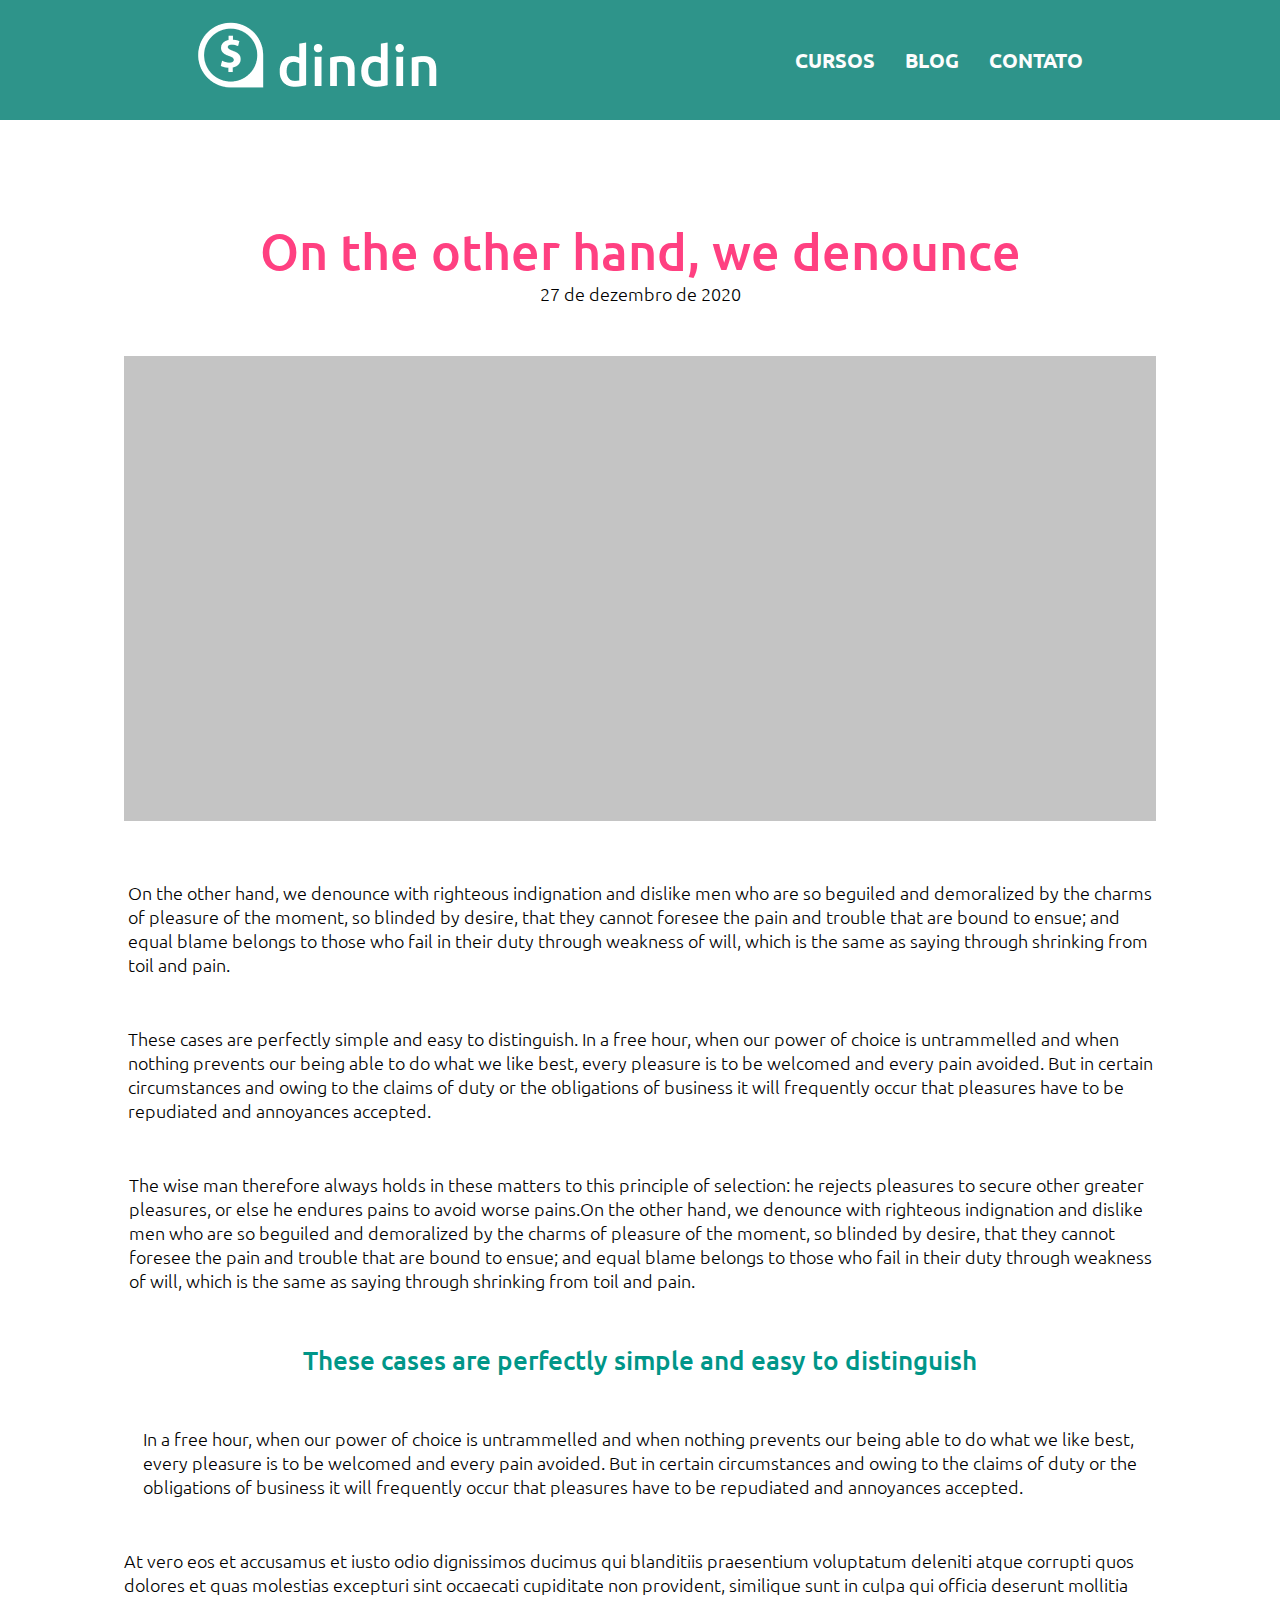
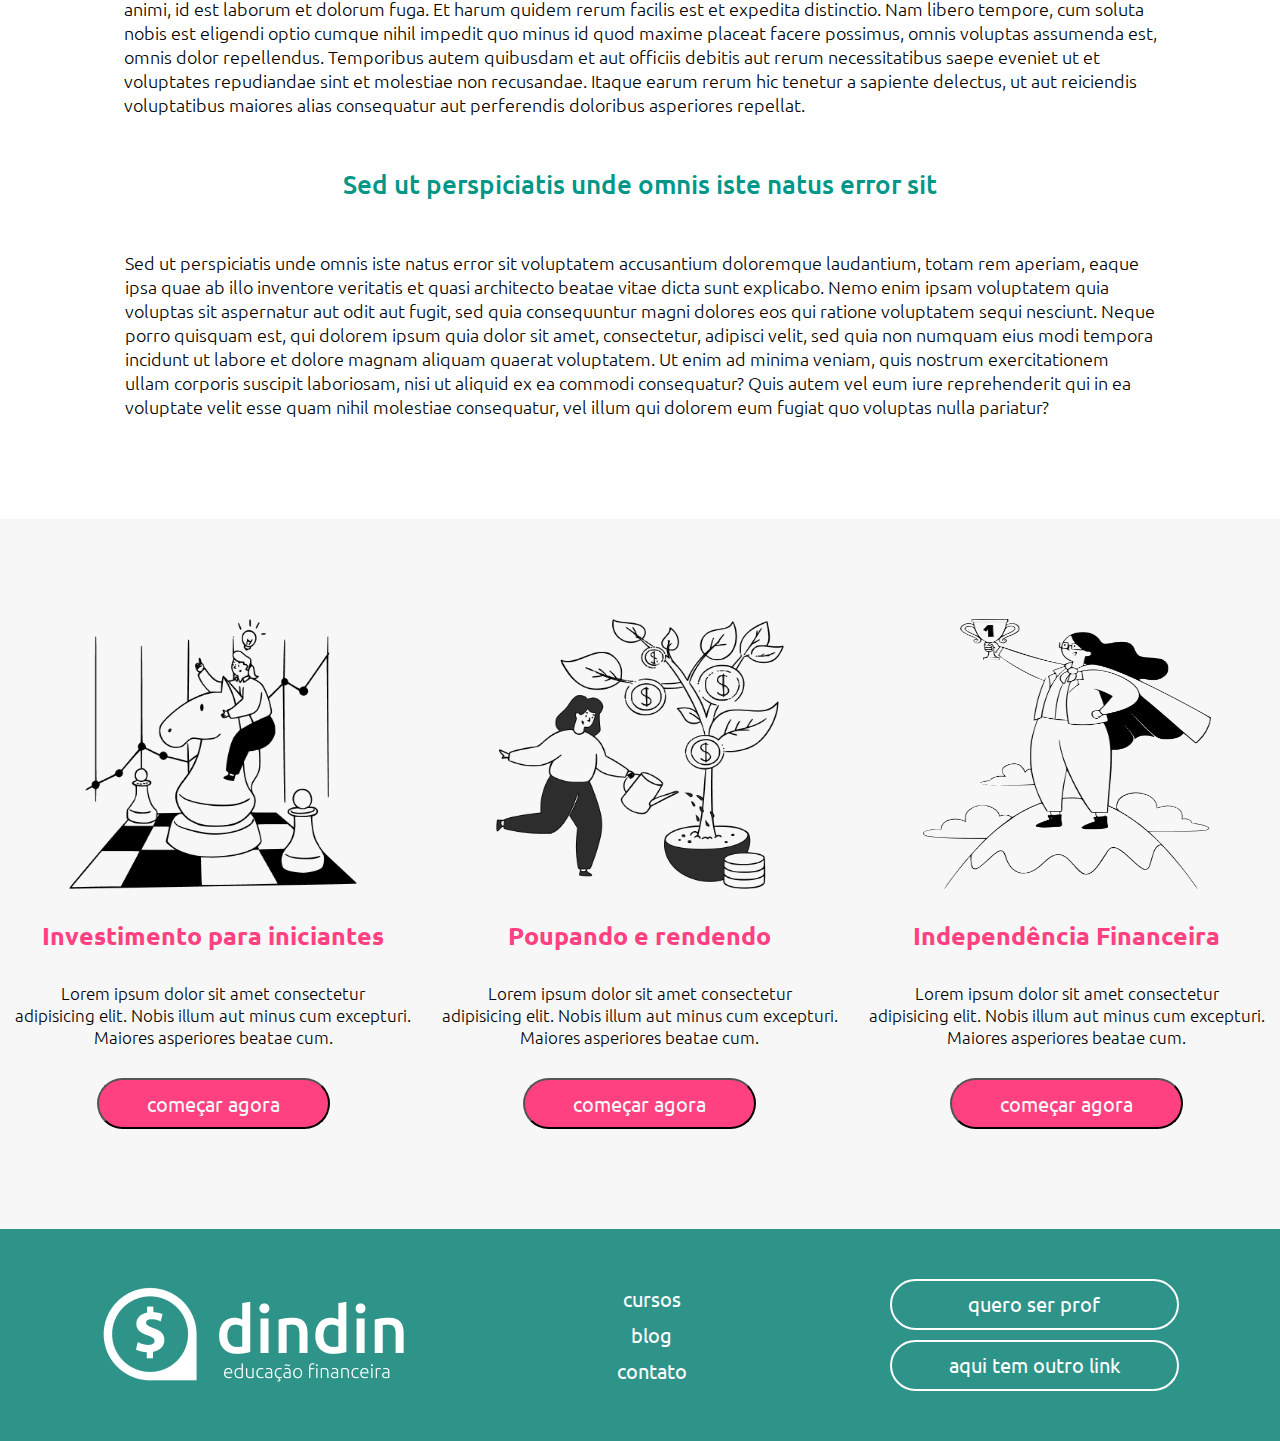
<file: post.html>
<!DOCTYPE html>
<html lang="pt-BR">
<head>
    <meta charset="UTF-8">
    <meta http-equiv="X-UA-Compatible" content="IE=edge">
    <meta name="viewport" content="width=device-width, initial-scale=1.0">
    <title>Post-dindin</title>
    <link rel="stylesheet" href="global.css">
    
</head>
<body>
    <header>
        <a href="index.html"><img src="images/logo-header.png" alt="logo"></a>
        <div class="menu-header">
        <a href="cursos.html">CURSOS</a>
        <a href="blog.html">BLOG</a>
        <a href="contato.html">CONTATO</a>    
        </div>
    </header>
    <main>
        <section class="wrapper">
        <div class="post">
        <div class="titulo-post">
            <h1>On the other hand, we denounce</h1>
            <p>27 de dezembro de 2020</p>
        </div>    
        <img src="images/foto-post.png" alt="blank">
        <p>On the other hand, we denounce with righteous indignation and dislike men who are so beguiled and demoralized by the charms</br>
           of pleasure of the moment, so blinded by desire, that they cannot foresee the pain and trouble that are bound to ensue; and</br>
           equal blame belongs to those who fail in their duty through weakness of will, which is the same as saying through shrinking from</br>
           toil and pain.</p>
           
           <p>These cases are perfectly simple and easy to distinguish. In a free hour, when our power of choice is untrammelled and when</br>
           nothing prevents our being able to do what we like best, every pleasure is to be welcomed and every pain avoided. But in certain</br>
           circumstances and owing to the claims of duty or the obligations of business it will frequently occur that pleasures have to be</br>
           repudiated and annoyances accepted.</p>


           <p>The wise man therefore always holds in these matters to this principle of selection: he rejects pleasures to secure other greater</br>
           pleasures, or else he endures pains to avoid worse pains.On the other hand, we denounce with righteous indignation and dislike</br>
           men who are so beguiled and demoralized by the charms of pleasure of the moment, so blinded by desire, that they cannot</br>
           foresee the pain and trouble that are bound to ensue; and equal blame belongs to those who fail in their duty through weakness</br>
           of will, which is the same as saying through shrinking from toil and pain.</p> 
           <h2>These cases are perfectly simple and easy to distinguish</h2>
           <p>In a free hour, when our power of choice is untrammelled and when nothing prevents our being able to do what we like best,</br>
           every pleasure is to be welcomed and every pain avoided. But in certain circumstances and owing to the claims of duty or the</br>
           obligations of business it will frequently occur that pleasures have to be repudiated and annoyances accepted.</p>
           <p>At vero eos et accusamus et iusto odio dignissimos ducimus qui blanditiis praesentium voluptatum deleniti atque corrupti quos</br>
           dolores et quas molestias excepturi sint occaecati cupiditate non provident, similique sunt in culpa qui officia deserunt mollitia</br>
           animi, id est laborum et dolorum fuga. Et harum quidem rerum facilis est et expedita distinctio. Nam libero tempore, cum soluta</br>
           nobis est eligendi optio cumque nihil impedit quo minus id quod maxime placeat facere possimus, omnis voluptas assumenda est,</br>
           omnis dolor repellendus. Temporibus autem quibusdam et aut officiis debitis aut rerum necessitatibus saepe eveniet ut et</br>
           voluptates repudiandae sint et molestiae non recusandae. Itaque earum rerum hic tenetur a sapiente delectus, ut aut reiciendis</br>
           voluptatibus maiores alias consequatur aut perferendis doloribus asperiores repellat.</p>
           <h2>Sed ut perspiciatis unde omnis iste natus error sit</h2>
           <p>Sed ut perspiciatis unde omnis iste natus error sit voluptatem accusantium doloremque laudantium, totam rem aperiam, eaque</br>
           ipsa quae ab illo inventore veritatis et quasi architecto beatae vitae dicta sunt explicabo. Nemo enim ipsam voluptatem quia</br>
           voluptas sit aspernatur aut odit aut fugit, sed quia consequuntur magni dolores eos qui ratione voluptatem sequi nesciunt. Neque</br>
           porro quisquam est, qui dolorem ipsum quia dolor sit amet, consectetur, adipisci velit, sed quia non numquam eius modi tempora</br>
           incidunt ut labore et dolore magnam aliquam quaerat voluptatem. Ut enim ad minima veniam, quis nostrum exercitationem</br>
           ullam corporis suscipit laboriosam, nisi ut aliquid ex ea commodi consequatur? Quis autem vel eum iure reprehenderit qui in ea</br>
           voluptate velit esse quam nihil molestiae consequatur, vel illum qui dolorem eum fugiat quo voluptas nulla pariatur?</p>    
        </div>
        </section>
        <div class="container">
            <section class="container-opcoes wrapper">
                <div class="opcao1">
                    <img src="images/ilustra-investimento.png" alt="imagem investimento">
                    <h2>Investimento para iniciantes</h2>
                    <p>Lorem ipsum dolor sit amet consectetur</br>
                       adipisicing elit. Nobis illum aut minus cum excepturi.</br>
                       Maiores asperiores beatae cum.</br>
                    </p>
                    <a href="aula-investimento.html"><button>começar agora</button></a>
                </div>
                <div class="opcao1">
                    <img src="images/ilustra-poupando.png" alt="imagem poupando">
                    <h2>Poupando e rendendo</h2>
                    <p>Lorem ipsum dolor sit amet consectetur</br>
                       adipisicing elit. Nobis illum aut minus cum excepturi.</br>
                       Maiores asperiores beatae cum.</br>
                    </p>
                    <button>começar agora</button>
                </div>
                <div class="opcao1">
                    <img src="images/ilustra-independencia.png" alt="imagem independencia financeira">
                    <h2>Independência Financeira</h2>
                    <p>Lorem ipsum dolor sit amet consectetur</br>
                       adipisicing elit. Nobis illum aut minus cum excepturi.</br>
                       Maiores asperiores beatae cum.</br>
                    </p>
                    <button>começar agora</button>
                </div>
    </main>
    <footer>
        <div class="menu-footer wrapper">
            <img src="images/logo-footer.png" alt="logo">
            <div class="menu-footer1">
            <a href="cursos.html">cursos</a>
            <a href="blog.html">blog</a>
            <a href="contato.html">contato</a>
            </div>
            <div class="menu-footer2">
            <a href="">quero ser prof</a>
            <a href="">aqui tem outro link</a>    
            </div>    
        </div>
    </footer>    
</body>
</html>
</file>
<file: global.css>
@import url('https://fonts.googleapis.com/css2?family=Ubuntu:wght@300;400;500;700&display=swap');

* {
    margin: 0 auto;
    box-sizing: border-box;
    text-decoration: none;
    font-family: 'Ubuntu', sans-serif;
}

body {
    width: 100%;
}

.wrapper {
    max-width: 1440px;
}

header {
    background-color: #2E948A;
    width: 100%;
    display: flex;
    justify-content: space-between;
    align-items: center;
    padding: 20px;
    margin-bottom: 100px
}

.menu-header {
    display: flex;
    flex-direction: row;
    gap: 30px;   
    
    
}

.menu-header a {
    font-weight: 700;
    font-size: 20px;
    color: #fdfdfd
     
}

.container1 {
    display: flex;
    flex-direction: row;
    margin-bottom: 100px;
}

.container2 h1 {
    font-size: 60px;
    font-weight: 700;
    color: #ff4081;
    display: block;
    margin-bottom: 30px;
}

.container2 p {
    font-size: 27px;
    font-weight: 400;
    color: #555555;
    display: block;
    margin-bottom: 30px;
}

.container2 a {
    border: 2px solid #ff4081;
    border-radius: 62px;
    font-size: 27px;
    color: #ff4081;
    width: 258px;
    height: 51px;
    padding: 13px 15px;
}

.imagem-investimento {
    width: 380px;
    height: 381px;
}

.container2 a:hover {
    color: #F7F7F7;
    background-color: #ff4081;
}

.container {
    background-color: #F7F7F7;
}

.container-opcoes {
    padding-top: 100px;
    padding-bottom: 100px;
    display: grid;
    grid-template-columns: 1fr 1fr 1fr;
}

.opcao1 {
    display: flex;
    flex-direction: column;
    justify-content: center;
    align-items: center;
    gap: 30px;
}

.opcao1 img {
    width: 288px;
    height: 270px;
}

.opcao1 h2 {
    font-size: 25px;
    color: #ff4081;
    font-weight: 700;
}

.opcao1 p {
    font-size: 17px;
    font-weight: 300;
    color: #000000;
    text-align: center;
}

.opcao1 button {
    font-size: 20px;
    font-weight: 400;
    color: #F7F7F7;
    background-color: #ff4081;
    border-radius: 62px;
    width: 233px;
    height: 51px;
}

.opcao1 button:hover {
    cursor: pointer;
}

.depoimentos h2 {
    display: block;
    margin-top: 100px;
    margin-bottom: 100px;
    margin-left: 50px;
    color: #009688;
    font-size: 37px;
    font-weight: 700;
}

.container-depoimento {
    display: grid;
    grid-template-columns: 1fr 1fr;
    row-gap: 100px;
}

.depoimento {
    display: flex;
    flex-direction: row;
    gap: 30px;
    align-items: center;
    justify-content: center
}

.depoimento p {
    font-size: 18px;
    font-weight: 300;
    color: #000000;
}

.depoimento span {
    font-family: 'Nunito';
    font-size: 18px;
    font-weight: 700;
}

.depoimentos {
    padding-bottom: 100px;
}

.container3 {
    padding-top: 100px;
    padding-bottom: 100px;
}

.container3 a {
    font-size: 25px;
    color: #ff4081;
    border: 2px solid #ff4081;
    border-radius: 62px;
    width: 289px;
    height: 51px;
    text-align: center;
    padding-top: 10px;
}

.container3 a:hover {
    color: #F7F7F7;
    background-color: #ff4081;
}

.titulo {
    font-size: 37px;
    color: #009688;
    font-weight: bold;
    padding-bottom: 100px;
    padding-left: 50px;
}

.container-post {
    display: grid;
    grid-template-columns: 1fr 1fr 1fr;
}

.post img {
    margin-bottom: 10px;
}

.post h2 {
    font-size: 27px;
    color: #009688;
}

.post p {
    font-size: 18px;
    font-weight: 400;
}

.button-post {
    margin-top: 100px;
    display: flex;
    align-items: center;
    justify-content: center;

}

footer {
    background-color: #2E948A;
    padding-top: 50px;
    padding-bottom: 50px;
}

.menu-footer {
    display: flex;
    flex-direction: row;
    justify-content: center;
    align-items: center;
}

.menu-footer1 {
    display: flex;
    flex-direction: column;
    gap: 10px;
}

.menu-footer1 a {
    color: white;
    font-size: 20px;
    font-weight: 400;
}

.menu-footer2 {
    display: flex;
    flex-direction: column;
    gap: 10px;
}

.menu-footer2 a {
    color: white;
    font-size: 20px;
    font-weight: 400;
    border: 2px solid white;
    border-radius: 50px;
    width: 289px;
    height: 51px;
    text-align: center;
    padding-top: 10px;
}

.menu-footer2 a:hover {
    color: #009688;
    background-color: white;
}

.cursos-titulo h1 {
    font-size: 60px;
    font-weight: 700;
    color: #ff4081;
}

.cursos-titulo h2 {
    font-size: 20px;
    font-weight: 400;
    color: #555555;
}

.cursos-titulo {
    padding-left: 200px;
}

.cursos {
    display: flex;
    flex-direction: column;
    gap: 100px;
    padding: 50px 0px;
}

.video-aula {
    display: grid;
    align-items: center;
    justify-content: center;
    grid-template-columns: 1fr 1fr;
}

.descricao-curso {
    display: flex;
    flex-direction: column;
    gap: 35px;
}

.video-aula img {
    max-width: 380px;
    max-height: 381px;
}

.video-aula h2 {
    font-size: 35px;
    font-weight: 700;
    color: #ff4081;
}

.video-aula p {
    font-size: 18px;
    font-weight: 300;
    color: #000000;
}

.video-aula a {
    font-size: 20px;
    font-weight: 400;
    color: #009688;
    border: 2px solid #009688;
    border-radius: 62px;
    padding: 10px 20px;
}

.cursos-item a:hover {
    background-color: #009688;
    color: white;
}

hr {
    height: 5px;
    background-color: #c4c4c4;
    width: 90%;
}

.video {
    display: flex;
    flex-direction: column;
    gap: 50px;
    padding: 100px;
    align-items: flex-start;
    justify-content: flex-start;
}

#titulo-blog {
    color: #009688;
}

.blog-post {
    display: flex;
    flex-direction: column;
    gap: 20px;
    padding-bottom: 50px;
}

.blog-post img {
    width: 518px;
    height: 259px;
}

.container-blog {
    display: grid;
    grid-template-columns: 1fr 1fr;
    padding: 100px 0px;
}

.blog-post h2 {
    font-size: 30px;
    color: #ff4081;
    font-weight: 500;
}

.blog-post p {
    font-size: 17px;
    font-weight: 300;
}

.titulo-post {
    display: flex;
    flex-direction: column;
}

.titulo-post h1 {
    font-size: 50px;
    color: #ff4081;
    font-weight: 500;
}

.titulo-post p {
    font-size: 18px;
    color: #9d9d9d;
    font-weight: 300;
}

.post {
    display: flex;
    flex-direction: column;
    gap: 50px;
    padding-bottom: 100px;
}

.post p {
    font-size: 18px;
    color: #000000;
    font-weight: 300;
}

.post h2 {
    font-size: 26px;
    color: #009688;
    font-weight: 500;
}

.container-contato li {
    list-style: none;
    margin: 0;
    padding: 0;
}

.container-contato input {
    border: 1px solid #686868;
    border-radius: 7px;
    width: 493px;
    height: 32px;
    font-size: 18px;
}

.container-contato textarea {
    border: 1px solid #686868;
    width: 493px;
    height: 193px;
    resize: none;
    font-size: 18px;
}

.container-contato button {
    width: 108px;
    height: 32px;
    background-color: #ff4081;
    color: #F7F7F7;
    border-radius: 50px;
}

.container-contato {
    padding-bottom: 100px;
}

.container-contato h1 {
    font-size: 40px;
    font-weight: 700;
    color: #ff4081;
}

::-webkit-input-placeholder  {
    color:#58555D;
    font-size: 18px;
    font-weight: 400;
}
input:-moz-placeholder {
    color: #58555D;
    font-size: 18px;
    font-weight: 400;
}
textarea:-moz-placeholder {
    color: #58555D;
    font-size: 18px;
    font-weight: 400;
}

.container-contato {
    display: flex;
    flex-direction: row;
}

@media (max-width: 960px) {
    
    .container1 {
        align-items: center;
        justify-content: center;
        width: 90%;
    }
    
    .container1 img {
        display: none;
    }

    .container-opcoes {
        grid-template-columns: 1fr;
        gap: 100px;
    }

    .container-depoimento {
        grid-template-columns: 1fr;
    }

    .container-post {
        grid-template-columns: 1fr;
        gap: 100px;
    }

    .menu-footer {
        flex-direction: column;
        gap: 20px;
    }

    .cursos-item img {
        display: none;
    }

    .cursos-item {
        grid-template-columns: 1fr;
        width: 80%;
    }

    .titulo-cursos {
        padding-left: 100px;
    }

    .post img {
        display: none;
    }

    .post {
        width: 70%;
    }

    .container-contato img {
        display: none;
    }

    .container-contato input {
        width: 100%;
    }

    .container-contato textarea {
        width: 100%;
    }
}

@media (max-width:555px) {
    header {
        flex-direction: column;
        gap: 20px;
    }
    .menu-header {
        gap:50px;
    }
    .depoimento {
        flex-direction: column;
    }
    .descricao-curso {
        width: 80%;
    }

    .blog-post img {
        width: 90%;
    }
    .blog-post {
        width: 90%;
    }
}

@media (max-width: 1040px) {
    .container-blog {
        grid-template-columns:2fr;
    }
}
</file>
